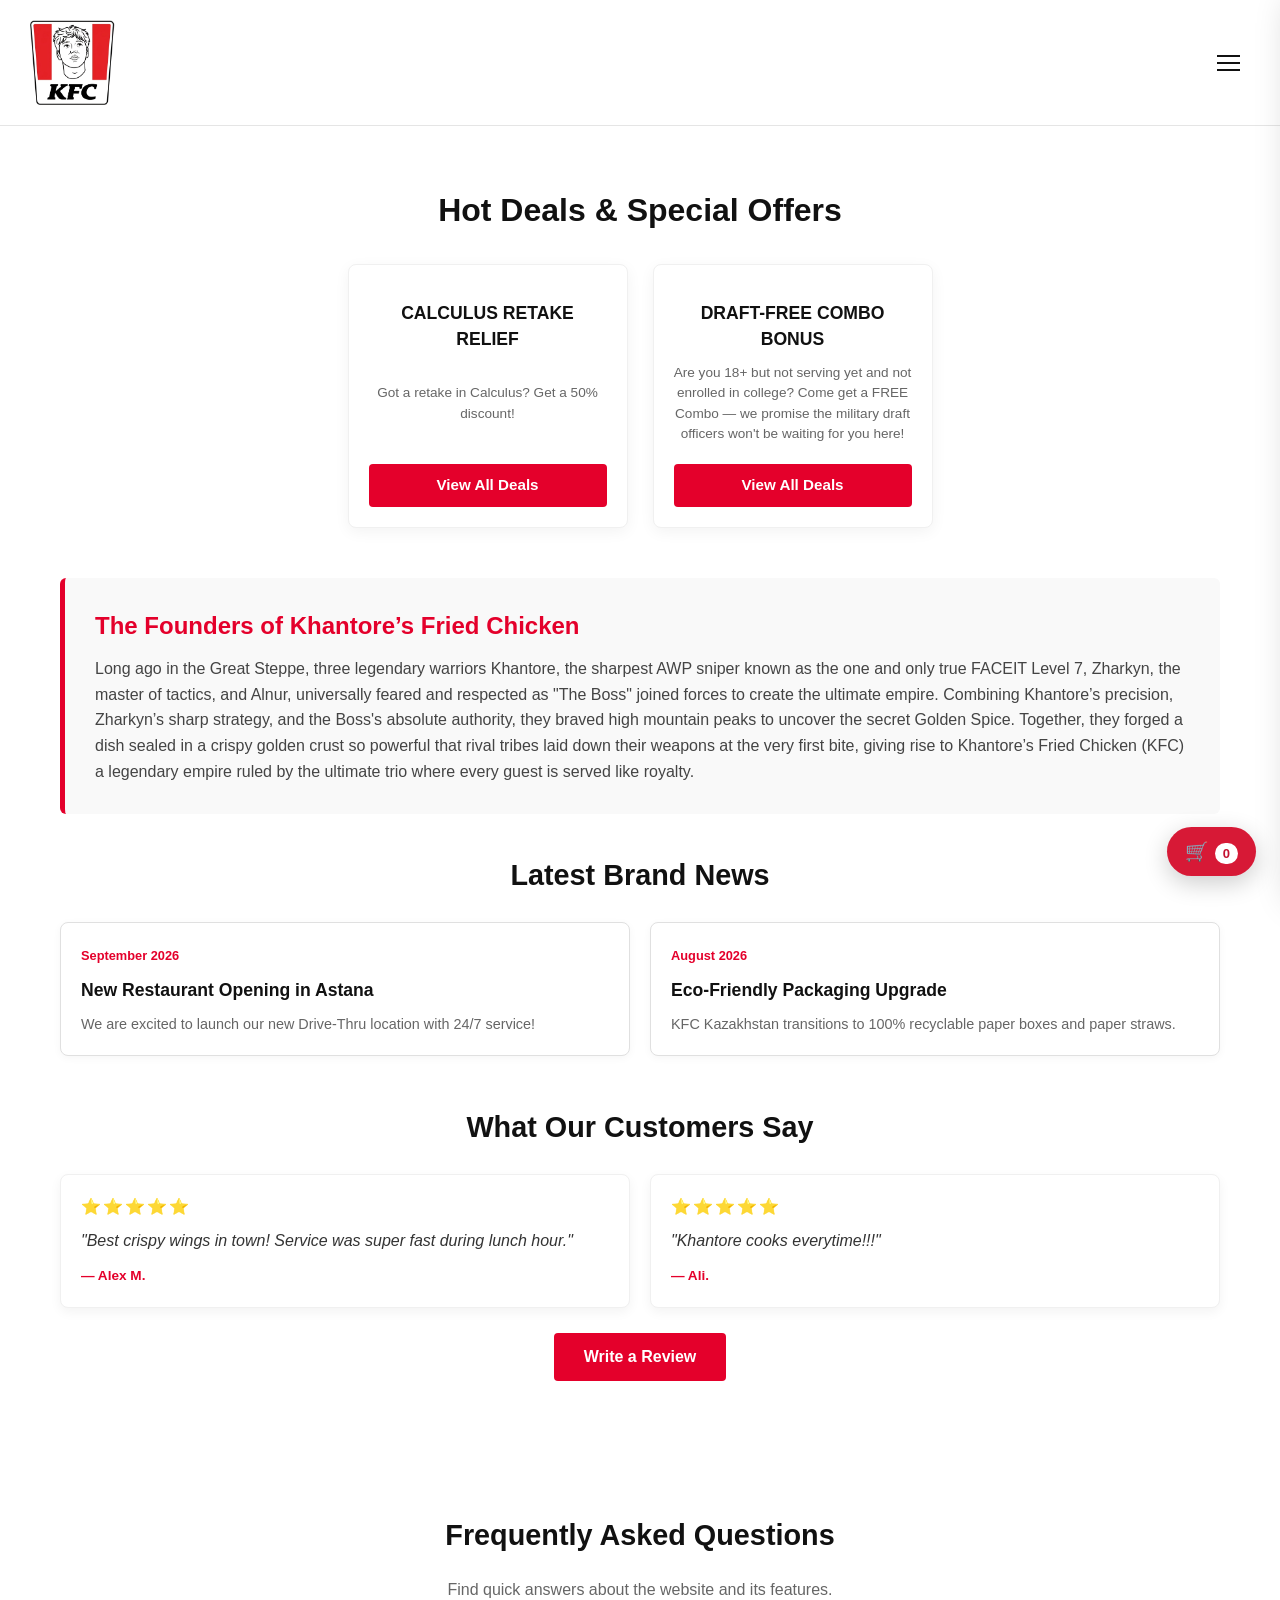
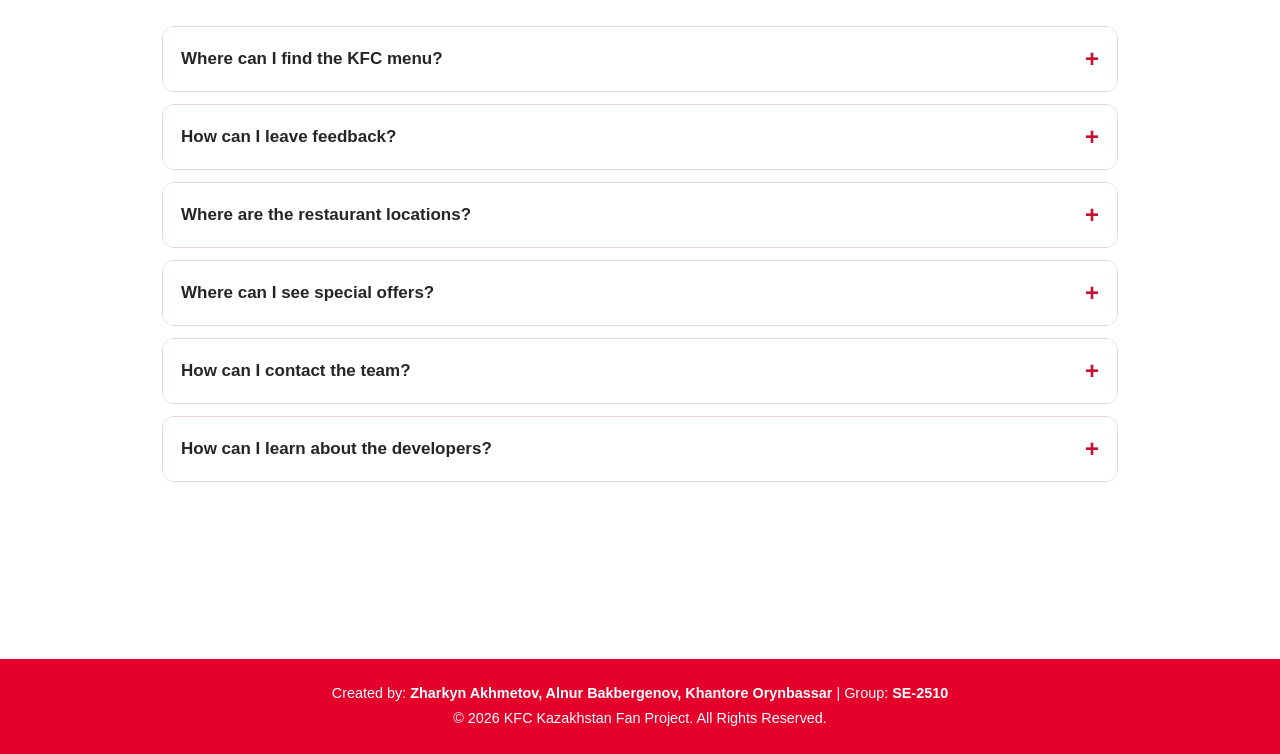
<file: index.html>
<!DOCTYPE html>

<html lang="en">
<head>
<!-- Project: KFC Kazakhstan Fan Project | Group: SE-2510 | Page: Main Page (index.html) -->
<meta charset="utf-8"/>
<meta content="width=device-width, initial-scale=1.0" name="viewport"/>
<title>KFC Kazakhstan — Main Menu</title>
<link href="css/style.css?v=faq-motion-1" rel="stylesheet"/>
<script src="js/theme.js"></script>
</head>
<body>
<header id="main-header">
<div class="header-container">
<a class="logo" href="index.html">
<img alt="KFC Logo" class="logo-img" src="images/logo.jpg"/>
</a>
<nav class="nav-menu">
<ul>
<li><a class="nav-btn active" href="index.html">Main Menu</a></li>
<li><a class="nav-btn" href="menu.html">Food Menu</a></li>
<li><a class="nav-btn" href="promos.html">Special Offers</a></li>
<li><a class="nav-btn" href="about.html">Our Team</a></li>
<li><a class="nav-btn" href="schedule.html">Location &amp; Schedule</a></li>
<li><a class="nav-btn" href="contacts.html">Reviews &amp; Feedback</a></li>
<li><a class="nav-btn" href="gallery.html">Gallery</a></li>
</ul>
</nav>
<a class="header-account-link" href="login.html">Account</a>
<button class="header-theme-toggle" type="button" aria-label="Switch to dark mode" aria-pressed="false" title="Switch theme"><span aria-hidden="true">☾</span></button>
<button class="site-menu-toggle" type="button" aria-label="Open menu" aria-controls="site-drawer" aria-expanded="false"><span></span><span></span><span></span></button>
</div>
</header>
<div class="site-drawer-backdrop" hidden></div><aside class="site-drawer" id="site-drawer" aria-label="Site menu" aria-hidden="true" inert><div class="site-drawer-head"><strong>Menu</strong><button class="site-drawer-close" type="button" aria-label="Close menu">×</button></div><nav class="site-drawer-nav" aria-label="Page navigation"></nav><div class="site-drawer-tools"><a class="drawer-account-link" href="login.html">Account</a><button class="theme-toggle" type="button" aria-label="Switch to dark mode" aria-pressed="false">Dark mode</button><button class="assignment-btn" id="subscribe-open-btn" type="button">Subscribe</button><span aria-label="Current date and time" id="live-clock" role="timer"></span></div></aside>
<main class="main-content">
<div class="container">
<!-- Section 1: Promotions and Special Offers -->
<section class="section-block">
<h1 class="page-title">Hot Deals &amp; Special Offers</h1>
<div class="promo-grid">
<div class="promo-card">
<div class="card-title">Calculus Retake Relief</div>
<p class="card-desc">Got a retake in Calculus? Get a 50% discount!</p>
<a class="btn-red" href="promos.html">View All Deals</a>
</div>
<div class="promo-card">
<div class="card-title">Draft-Free Combo Bonus</div>
<p class="card-desc">Are you 18+ but not serving yet and not enrolled in college? Come get a FREE Combo — we promise the military draft officers won't be waiting for you here!</p>
<a class="btn-red" href="promos.html">View All Deals</a>
</div>
</div>
</section>
<!-- Section 2: Brand Story and Founders -->
<section class="story-card">
<h2>The Founders of Khantore’s Fried Chicken</h2>
<p>Long ago in the Great Steppe, three legendary warriors Khantore, the sharpest AWP sniper known as the one and only true FACEIT Level 7, Zharkyn, the master of tactics, and Alnur, universally feared and respected as "The Boss" joined forces to create the ultimate empire. Combining Khantore’s precision, Zharkyn’s sharp strategy, and the Boss's absolute authority, they braved high mountain peaks to uncover the secret Golden Spice. Together, they forged a dish sealed in a crispy golden crust so powerful that rival tribes laid down their weapons at the very first bite, giving rise to Khantore’s Fried Chicken (KFC) a legendary empire ruled by the ultimate trio where every guest is served like royalty.</p>
</section>
<!-- Section 3: Latest News Updates -->
<section class="section-block">
<h2 class="section-subtitle">Latest Brand News</h2>
<div class="news-grid">
<div class="news-card kfc-smooth-hover">
<span class="news-date">September 2026</span>
<h3>New Restaurant Opening in Astana</h3>
<p>We are excited to launch our new Drive-Thru location with 24/7 service!</p>
</div>
<div class="news-card kfc-smooth-hover">
<span class="news-date">August 2026</span>
<h3>Eco-Friendly Packaging Upgrade</h3>
<p>KFC Kazakhstan transitions to 100% recyclable paper boxes and paper straws.</p>
</div>
</div>
</section>
<!-- Section 4: Customer Testimonials -->
<section class="section-block">
<h2 class="section-subtitle">What Our Customers Say</h2>
<div class="reviews-grid">
<div class="review-card kfc-smooth-hover">
<div class="stars">⭐⭐⭐⭐⭐</div>
<p class="review-text">"Best crispy wings in town! Service was super fast during lunch hour."</p>
<span class="review-author">— Alex M.</span>
</div>
<div class="review-card kfc-smooth-hover">
<div class="stars">⭐⭐⭐⭐⭐</div>
<p class="review-text">"Khantore cooks everytime!!!"</p>
<span class="review-author">— Ali.</span>
</div>
</div>
<div class="cta-center">
<a class="btn-red btn-large" href="contacts.html">Write a Review</a>
</div>
</section>
</div>
<section class="section-block assignment-panel" id="faq"><h2 class="section-subtitle">Frequently Asked Questions</h2><p class="faq-intro">Find quick answers about the website and its features.</p><div class="faq-item"><button aria-controls="faq-answer-0" aria-expanded="false" class="faq-question" type="button">Where can I find the KFC menu?<span aria-hidden="true">+</span></button><div class="faq-answer" id="faq-answer-0"><div>Visit our <a href="menu.html">Food Menu</a> page to explore the available dishes.</div></div></div><div class="faq-item"><button aria-controls="faq-answer-1" aria-expanded="false" class="faq-question" type="button">How can I leave feedback?<span aria-hidden="true">+</span></button><div class="faq-answer" id="faq-answer-1"><div>Open <a href="contacts.html">Reviews &amp; Feedback</a> to submit a review.</div></div></div><div class="faq-item"><button aria-controls="faq-answer-2" aria-expanded="false" class="faq-question" type="button">Where are the restaurant locations?<span aria-hidden="true">+</span></button><div class="faq-answer" id="faq-answer-2"><div>Check our <a href="schedule.html">Location &amp; Schedule</a> page.</div></div></div><div class="faq-item"><button aria-controls="faq-answer-3" aria-expanded="false" class="faq-question" type="button">Where can I see special offers?<span aria-hidden="true">+</span></button><div class="faq-answer" id="faq-answer-3"><div>Browse the <a href="promos.html">Special Offers</a> page.</div></div></div><div class="faq-item"><button aria-controls="faq-answer-4" aria-expanded="false" class="faq-question" type="button">How can I contact the team?<span aria-hidden="true">+</span></button><div class="faq-answer" id="faq-answer-4"><div>Use the form on our <a href="contacts.html">Reviews &amp; Feedback</a> page.</div></div></div><div class="faq-item"><button aria-controls="faq-answer-5" aria-expanded="false" class="faq-question" type="button">How can I learn about the developers?<span aria-hidden="true">+</span></button><div class="faq-answer" id="faq-answer-5"><div>Visit <a href="about.html">Our Team</a> and click a developer card to see their profile.</div></div></div></section>
</main>
<div aria-hidden="true" class="assignment-modal" id="subscribe-modal"><div aria-labelledby="subscribe-title" aria-modal="true" class="assignment-modal-dialog" role="dialog"><button aria-label="Close" class="assignment-modal-close" id="subscribe-close-btn" type="button">×</button><h2 id="subscribe-title">Subscribe to KFC Updates</h2><form id="subscribe-form" novalidate=""><label for="subscriber-name">Name</label><input autocomplete="name" id="subscriber-name" type="text"/><label for="subscriber-email">Email</label><input autocomplete="email" id="subscriber-email" type="text"/><p class="assignment-error" id="subscribe-error" role="alert"></p><button class="assignment-btn" type="submit">Subscribe</button><p id="subscribe-success" role="status"></p></form></div></div>
<footer>
<div class="footer-container">
<p>Created by: <span>Zharkyn Akhmetov, Alnur Bakbergenov, Khantore Orynbassar</span> | Group: <span>SE-2510</span></p>
<p>© 2026 KFC Kazakhstan Fan Project. All Rights Reserved.</p>
</div>
</footer>
<script src="js/cart.js"></script>
<script src="js/validation.js"></script>
<script src="js/script.js?v=faq-motion-1"></script>
<script src="js/site-menu.js"></script>
<script src="js/account.js"></script>
</body>
</html>
</file>
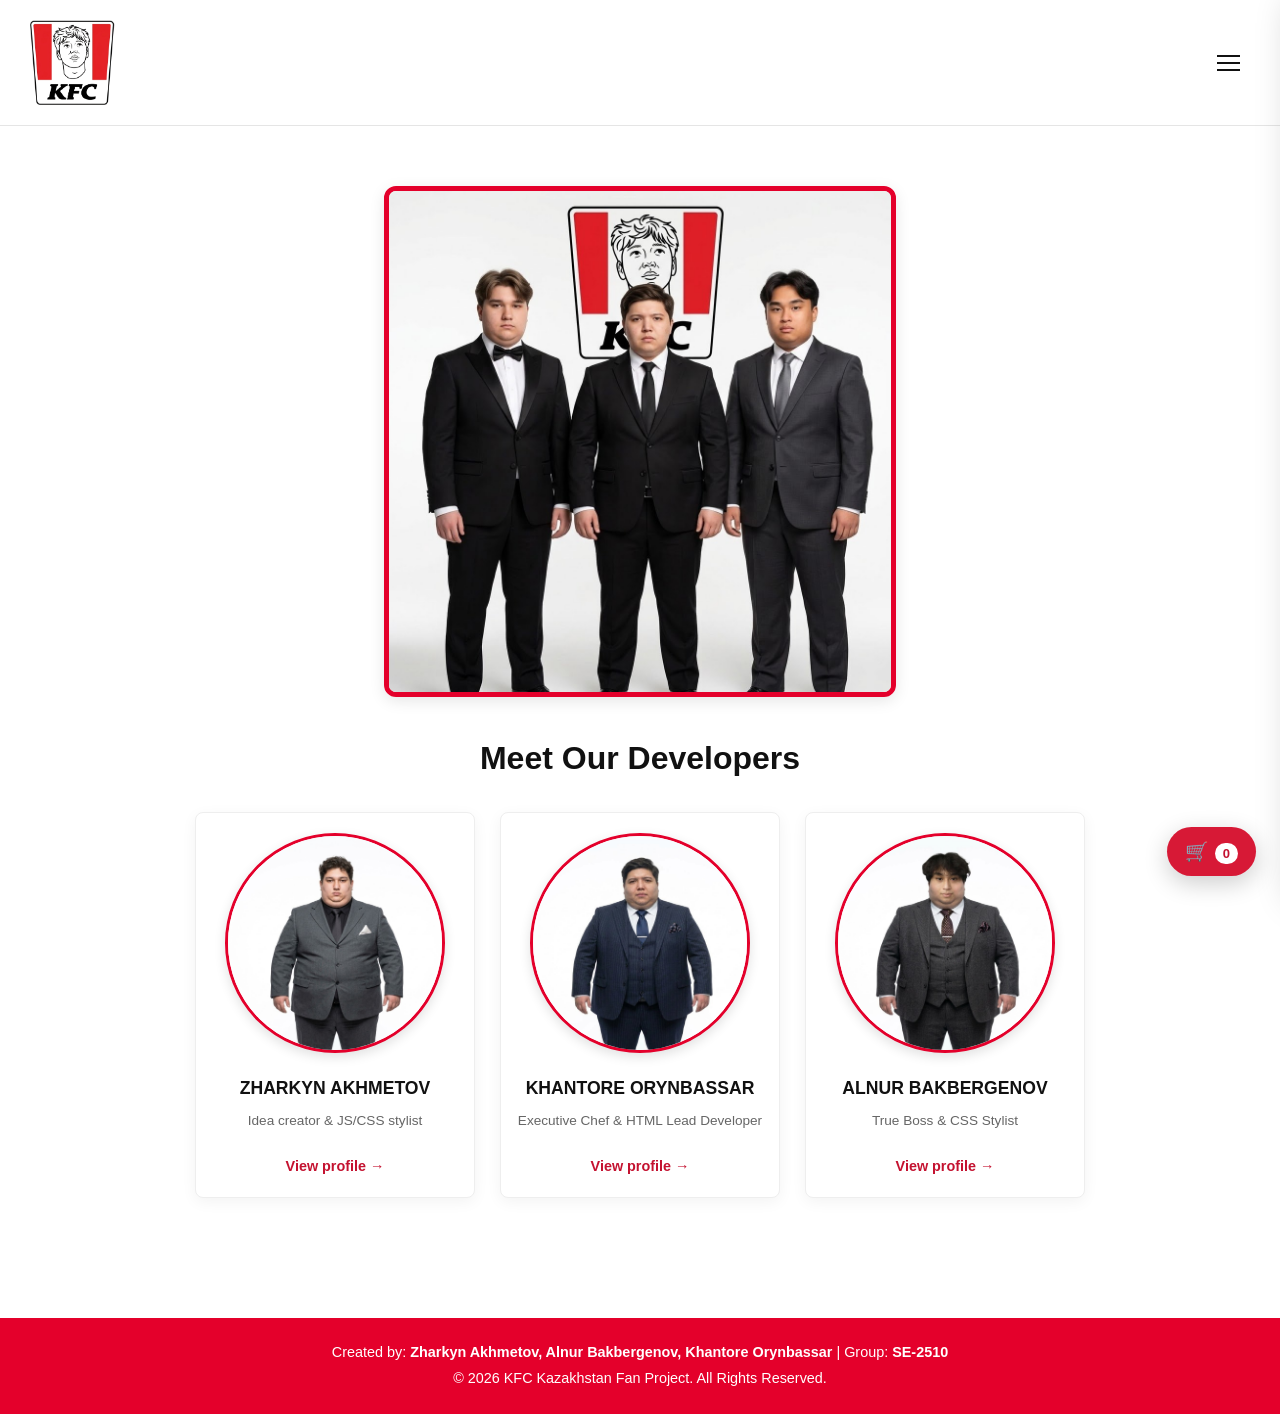
<file: about.html>
<!DOCTYPE html>

<html lang="en">
<head>
<!-- Project: KFC Kazakhstan Fan Project | Group: SE-2510 | Page: Our Team Page (about.html) -->
<meta charset="utf-8"/>
<meta content="width=device-width, initial-scale=1.0" name="viewport"/>
<title>KFC Kazakhstan — Our Team</title>
<link href="css/style.css?v=promo-hover-unified-3" rel="stylesheet"/>
<script src="js/theme.js"></script>
</head>
<body>
<header id="main-header">
<div class="header-container">
<a class="logo" href="index.html">
<!-- Placeholder for the main KFC Logo image -->
<img alt="KFC Logo" class="logo-img" src="images/logo.jpg"/>
</a>
<nav class="nav-menu">
<ul>
<li><a class="nav-btn" href="index.html">Main Menu</a></li>
<li><a class="nav-btn" href="menu.html">Food Menu</a></li>
<li><a class="nav-btn" href="promos.html">Special Offers</a></li>
<li><a class="nav-btn active" href="about.html">Our Team</a></li>
<li><a class="nav-btn" href="schedule.html">Location &amp; Schedule</a></li>
<li><a class="nav-btn" href="contacts.html">Reviews &amp; Feedback</a></li>
<li><a class="nav-btn" href="gallery.html">Gallery</a></li>
</ul>
</nav>
<a class="header-account-link" href="login.html">Account</a>
<button class="header-theme-toggle" type="button" aria-label="Switch to dark mode" aria-pressed="false" title="Switch theme"><span aria-hidden="true">☾</span></button>
<button class="site-menu-toggle" type="button" aria-label="Open menu" aria-controls="site-drawer" aria-expanded="false"><span></span><span></span><span></span></button>
</div>
</header>
<div class="site-drawer-backdrop" hidden></div><aside class="site-drawer" id="site-drawer" aria-label="Site menu" aria-hidden="true" inert><div class="site-drawer-head"><strong>Menu</strong><button class="site-drawer-close" type="button" aria-label="Close menu">×</button></div><nav class="site-drawer-nav" aria-label="Page navigation"></nav><div class="site-drawer-tools"><a class="drawer-account-link" href="login.html">Account</a><button class="theme-toggle" type="button" aria-label="Switch to dark mode" aria-pressed="false">Dark mode</button><button class="assignment-btn" id="subscribe-open-btn" type="button">Subscribe</button><span aria-label="Current date and time" id="live-clock" role="timer"></span></div></aside>
<main class="main-content">
<div class="container">
<!-- Placeholder for the full team banner image -->
<div class="team-banner-container">
<img alt="KFC Bosses Team" class="team-banner-img" src="images/kfcbosses.jpg"/>
</div>
<h1 class="page-title">Meet Our Developers</h1>
<div class="promo-grid">
<!-- Team Member 1 -->
<button aria-label="Read more about Zharkyn Akhmetov" class="promo-card team-card team-profile-trigger kfc-smooth-hover" data-description="Just fat man." data-image="images/Zharkyn.jpg" data-name="Zharkyn Akhmetov" data-role="Idea Creator &amp; JS/CSS Stylist" data-tags="Creative Director,JavaScript,CSS" type="button">
<div class="avatar-container">
<!-- Developer avatar image: Zharkyn -->
<img alt="Zharkyn Akhmetov" class="avatar-img" src="images/Zharkyn.jpg"/>
</div>
<div class="card-title">Zharkyn Akhmetov</div>
<p class="card-desc">Idea creator &amp; JS/CSS stylist</p><span class="team-view-more">View profile →</span>
</button>
<!-- Team Member 2 -->
<button aria-label="Read more about Khantore Orynbassar" class="promo-card team-card team-profile-trigger kfc-smooth-hover" data-description="The founder of our legendary KFC empire. The man who started it all, built the foundation of the brand, and brought the team together. Every great empire needs a visionary, and ours has Khantore." data-image="images/toresh.jpg" data-name="Khantore Orynbassar" data-role="Founder &amp; Executive Chef" data-tags="Founder,Executive Chef,HTML" type="button">
<div class="avatar-container">
<!-- Developer avatar image: Khantore -->
<img alt="Khantore Orynbassar" class="avatar-img" src="images/toresh.jpg"/>
</div>
<div class="card-title">Khantore Orynbassar</div>
<p class="card-desc">Executive Chef &amp; HTML Lead Developer</p><span class="team-view-more">View profile →</span>
</button>
<!-- Team Member 3 -->
<button aria-label="Read more about Alnur Bakbergenov" class="promo-card team-card team-profile-trigger kfc-smooth-hover" data-description="The ultimate authority behind the operation. When Alnur speaks, the whole kitchen listens. He keeps the empire under control and makes sure everything meets his standards." data-image="images/alnur.jpg" data-name="Alnur Bakbergenov" data-role="The Boss &amp; CSS Stylist" data-tags="The Boss,Leadership,CSS" type="button">
<div class="avatar-container">
<!-- Developer avatar image: Alnur -->
<img alt="Alnur Bakbergenov" class="avatar-img" src="images/alnur.jpg"/>
</div>
<div class="card-title">Alnur Bakbergenov</div>
<p class="card-desc">True Boss &amp; CSS Stylist</p><span class="team-view-more">View profile →</span>
</button>
</div>
</div>
</main>
<div aria-hidden="true" class="assignment-modal" id="subscribe-modal"><div aria-labelledby="subscribe-title" aria-modal="true" class="assignment-modal-dialog" role="dialog"><button aria-label="Close" class="assignment-modal-close" id="subscribe-close-btn" type="button">×</button><h2 id="subscribe-title">Subscribe to KFC Updates</h2><form id="subscribe-form" novalidate=""><label for="subscriber-name">Name</label><input autocomplete="name" id="subscriber-name" type="text"/><label for="subscriber-email">Email</label><input autocomplete="email" id="subscriber-email" type="text"/><p class="assignment-error" id="subscribe-error" role="alert"></p><button class="assignment-btn" type="submit">Subscribe</button><p id="subscribe-success" role="status"></p></form></div></div>
<div aria-hidden="true" class="assignment-modal" id="team-modal"><div aria-labelledby="team-modal-name" aria-modal="true" class="assignment-modal-dialog team-dialog" role="dialog"><button aria-label="Close profile" class="assignment-modal-close" id="team-modal-close" type="button">×</button><div class="team-profile-layout"><div class="team-photo-square"><img alt="" class="team-modal-image" id="team-modal-image"/></div><div class="team-profile-copy"><span class="team-eyebrow">KFC TEAM PROFILE</span><h2 id="team-modal-name"></h2><p class="team-modal-role" id="team-modal-role"></p><div class="team-red-line"></div><p id="team-modal-description"></p><div class="team-tags" id="team-modal-tags"></div></div></div></div></div>
<footer>
<div class="footer-container">
<p>Created by: <span>Zharkyn Akhmetov, Alnur Bakbergenov, Khantore Orynbassar</span> | Group: <span>SE-2510</span></p>
<p>© 2026 KFC Kazakhstan Fan Project. All Rights Reserved.</p>
</div>
</footer>
<script src="js/cart.js"></script>
<script src="js/validation.js"></script>
<script src="js/script.js"></script>
<script src="js/site-menu.js"></script>
<script src="js/account.js"></script>
</body>
</html>
</file>
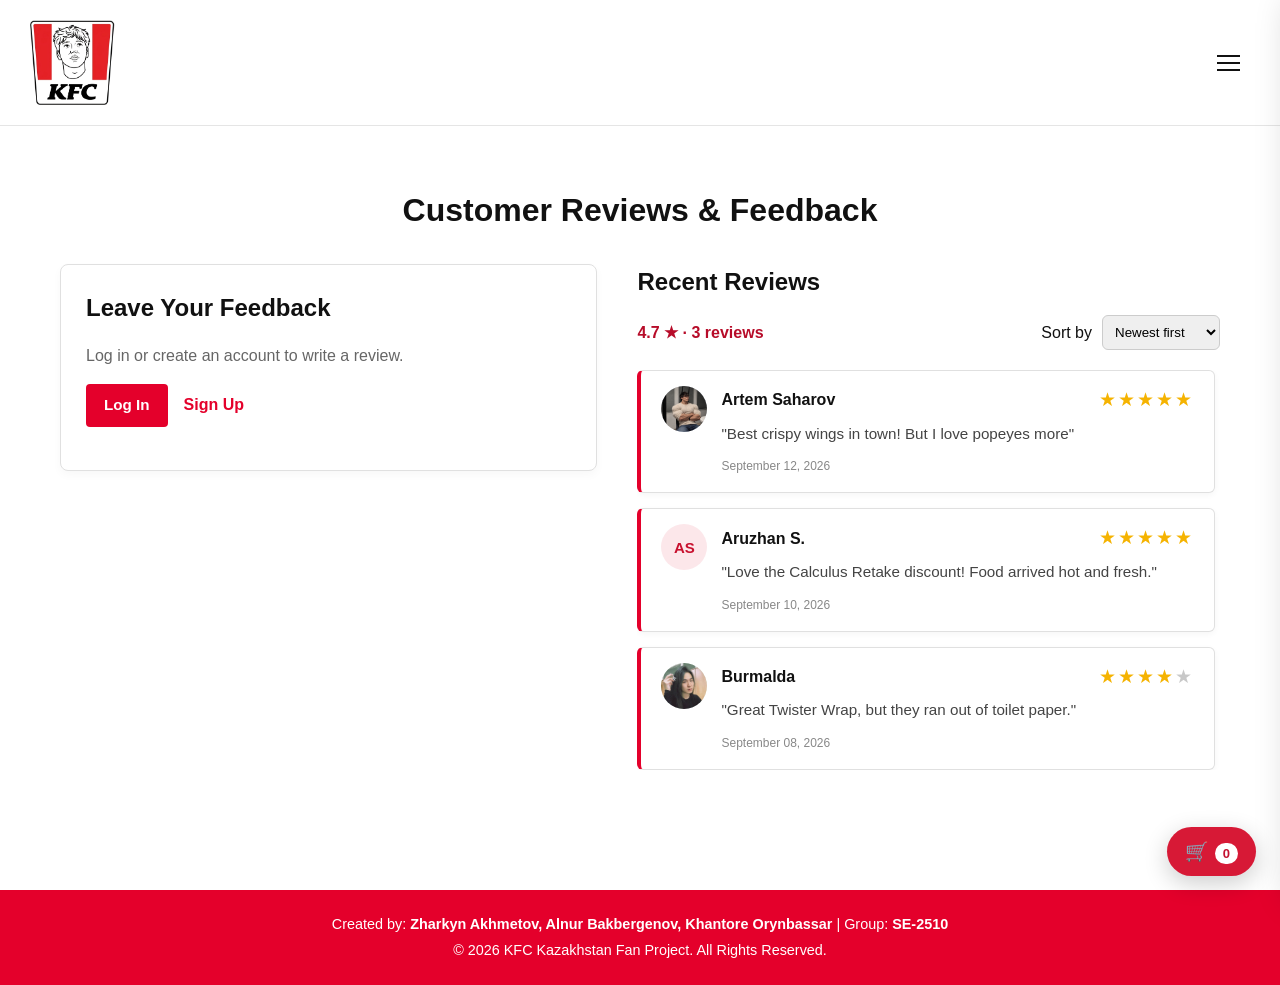
<file: contacts.html>
<!DOCTYPE html>

<html lang="en">
<head>
<!-- Project: KFC Kazakhstan Fan Project | Group: SE-2510 | Page: Reviews & Feedback Page (contacts.html) -->
<meta charset="utf-8"/>
<meta content="width=device-width, initial-scale=1.0" name="viewport"/>
<title>KFC Kazakhstan — Reviews &amp; Feedback</title>
<link href="css/style.css?v=reviews-overflow-1" rel="stylesheet"/>
<script src="js/theme.js"></script>
</head>
<body>
<header id="main-header">
<div class="header-container">
<a class="logo" href="index.html">
<img alt="KFC Logo" class="logo-img" src="images/logo.jpg"/>
</a>
<nav class="nav-menu">
<ul>
<li><a class="nav-btn" href="index.html">Main Menu</a></li>
<li><a class="nav-btn" href="menu.html">Food Menu</a></li>
<li><a class="nav-btn" href="promos.html">Special Offers</a></li>
<li><a class="nav-btn" href="about.html">Our Team</a></li>
<li><a class="nav-btn" href="schedule.html">Location &amp; Schedule</a></li>
<li><a class="nav-btn active" href="contacts.html">Reviews &amp; Feedback</a></li>
<li><a class="nav-btn" href="gallery.html">Gallery</a></li>
</ul>
</nav>
<a class="header-account-link" href="login.html">Account</a>
<button class="header-theme-toggle" type="button" aria-label="Switch to dark mode" aria-pressed="false" title="Switch theme"><span aria-hidden="true">☾</span></button>
<button class="site-menu-toggle" type="button" aria-label="Open menu" aria-controls="site-drawer" aria-expanded="false"><span></span><span></span><span></span></button>
</div>
</header>
<div class="site-drawer-backdrop" hidden></div><aside class="site-drawer" id="site-drawer" aria-label="Site menu" aria-hidden="true" inert><div class="site-drawer-head"><strong>Menu</strong><button class="site-drawer-close" type="button" aria-label="Close menu">×</button></div><nav class="site-drawer-nav" aria-label="Page navigation"></nav><div class="site-drawer-tools"><a class="drawer-account-link" href="login.html">Account</a><button class="theme-toggle" type="button" aria-label="Switch to dark mode" aria-pressed="false">Dark mode</button><button class="assignment-btn" id="subscribe-open-btn" type="button">Subscribe</button><span aria-label="Current date and time" id="live-clock" role="timer"></span></div></aside>
<main class="main-content">
<div class="container">
<h1 class="page-title">Customer Reviews &amp; Feedback</h1>
<div class="reviews-page-grid">
<!-- Section 1: Review Submission Form -->
<div class="review-form-container">
<h2>Leave Your Feedback</h2>
<div class="review-login-prompt" id="review-login-prompt" hidden><p>Log in or create an account to write a review.</p><div><a class="btn-red" href="login.html?next=contacts.html">Log In</a><a class="review-signup-link" href="signup.html?next=contacts.html">Sign Up</a></div></div>
<form id="contact-form" novalidate hidden>
<div class="form-group">
<label for="author-name">Your Name:</label>
<input id="author-name" placeholder="e.g. Alikhan" type="text" readonly/>
</div>
<div class="form-group">
<label for="author-email">Your Email:</label>
<input id="author-email" placeholder="e.g. alikhan@example.com" type="text" readonly/>
</div>
<div class="form-group">
<label for="rating-select">Rating:</label>
<select class="rating-hidden-select" id="rating-select">
<option value="⭐⭐⭐⭐⭐">5 Stars (Excellent)</option>
<option value="⭐⭐⭐⭐">4 Stars (Good)</option>
<option value="⭐⭐⭐">3 Stars (Average)</option>
<option value="⭐⭐">2 Stars (Poor)</option>
<option value="⭐">1 Star (Terrible)</option>
</select><div aria-label="Choose star rating" class="star-picker" role="group"><button aria-label="1 star" data-rating="1" type="button">★</button><button aria-label="2 stars" data-rating="2" type="button">★</button><button aria-label="3 stars" data-rating="3" type="button">★</button><button aria-label="4 stars" data-rating="4" type="button">★</button><button aria-label="5 stars" data-rating="5" type="button">★</button></div>
</div>
<div class="form-group">
<label for="review-message">Your Review:</label>
<textarea id="review-message" placeholder="Share your experience about food or service..." rows="5"></textarea>
</div>
<p class="assignment-error" id="review-validation-message" role="alert"></p>
<button class="btn-submit" type="submit">Submit Review</button>
</form>
</div>
<!-- Section 2: Recent Reviews List -->
<div class="reviews-list-container">
<h2>Recent Reviews</h2><div class="review-controls"><span aria-live="polite" id="review-summary"></span><label for="review-sort">Sort by</label><select id="review-sort"><option value="newest">Newest first</option><option value="highest">Highest rated</option><option value="lowest">Lowest rated</option></select></div>
<div class="reviews-feed" id="reviews-feed">
<!-- Rendered feedback items -->
<div class="feed-item kfc-smooth-hover">
<div class="feed-header">
<span class="feed-author">Artem Saharov</span>
<span class="feed-stars">⭐⭐⭐⭐⭐</span>
</div>
<p class="feed-text">"Best crispy wings in town! But I love popeyes more"</p>
<span class="feed-date">September 12, 2026</span>
</div>
<div class="feed-item kfc-smooth-hover">
<div class="feed-header">
<span class="feed-author">Aruzhan S.</span>
<span class="feed-stars">⭐⭐⭐⭐⭐</span>
</div>
<p class="feed-text">"Love the Calculus Retake discount! Food arrived hot and fresh."</p>
<span class="feed-date">September 10, 2026</span>
</div>
<div class="feed-item kfc-smooth-hover">
<div class="feed-header">
<span class="feed-author">Burmalda</span>
<span class="feed-stars">⭐⭐⭐⭐</span>
</div>
<p class="feed-text">"Great Twister Wrap, but they ran out of toilet paper."</p>
<span class="feed-date">September 08, 2026</span>
</div>
</div>
</div>
</div>
</div>
</main>
<div aria-hidden="true" class="assignment-modal" id="subscribe-modal"><div aria-labelledby="subscribe-title" aria-modal="true" class="assignment-modal-dialog" role="dialog"><button aria-label="Close" class="assignment-modal-close" id="subscribe-close-btn" type="button">×</button><h2 id="subscribe-title">Subscribe to KFC Updates</h2><form id="subscribe-form" novalidate=""><label for="subscriber-name">Name</label><input autocomplete="name" id="subscriber-name" type="text"/><label for="subscriber-email">Email</label><input autocomplete="email" id="subscriber-email" type="text"/><p class="assignment-error" id="subscribe-error" role="alert"></p><button class="assignment-btn" type="submit">Subscribe</button><p id="subscribe-success" role="status"></p></form></div></div>
<footer>
<div class="footer-container">
<p>Created by: <span>Zharkyn Akhmetov, Alnur Bakbergenov, Khantore Orynbassar</span> | Group: <span>SE-2510</span></p>
<p>© 2026 KFC Kazakhstan Fan Project. All Rights Reserved.</p>
</div>
</footer>
<script src="js/cart.js"></script>
<script src="js/validation.js"></script>
<script src="js/script.js"></script>
<script src="js/site-menu.js"></script>
<script src="js/account.js"></script>
</body>
</html>
</file>
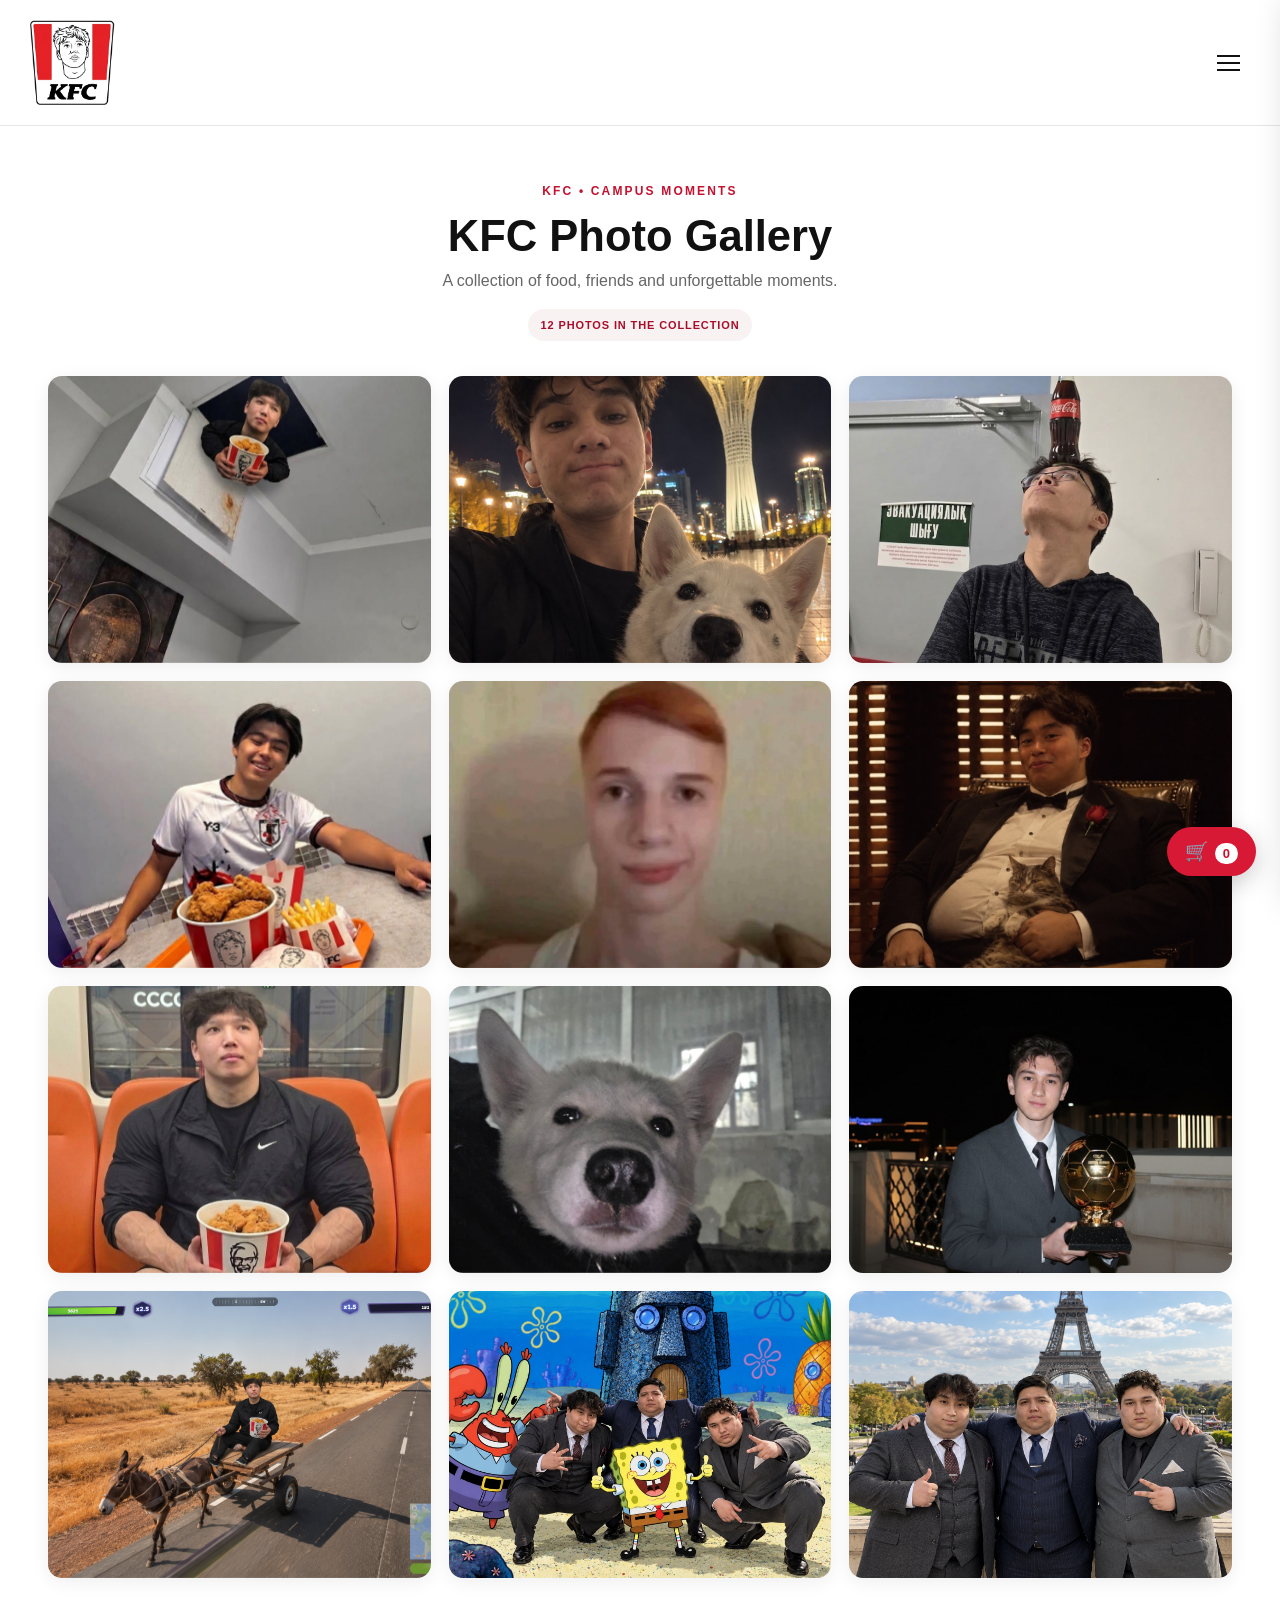
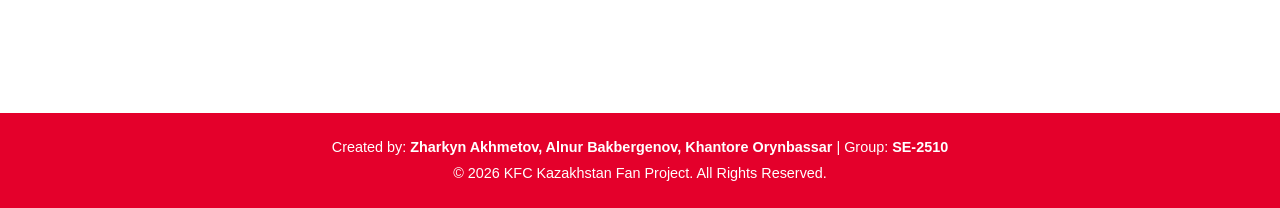
<file: gallery.html>
<!DOCTYPE html>

<html lang="en">
<head>
<!-- Project: KFC Kazakhstan Fan Project | Group: SE-2510 | Page: Brand Gallery Page (gallery.html) -->
<meta charset="utf-8"/>
<meta content="width=device-width, initial-scale=1.0" name="viewport"/>
<title>KFC Kazakhstan — Brand Gallery</title>
<link href="css/style.css?v=gallery-dark-2" rel="stylesheet"/>
<script src="js/theme.js"></script>
</head>
<body class="gallery-redesign">
<!-- Main Header Section (Grid Area: header) -->
<header id="main-header">
<div class="header-container">
<a class="logo" href="index.html">
<!-- Main KFC Logo image -->
<img alt="KFC Logo" class="logo-img" src="images/logo.jpg"/>
</a>
<nav class="nav-menu">
<ul>
<li><a class="nav-btn" href="index.html">Main Menu</a></li>
<li><a class="nav-btn" href="menu.html">Food Menu</a></li>
<li><a class="nav-btn" href="promos.html">Special Offers</a></li>
<li><a class="nav-btn" href="about.html">Our Team</a></li>
<li><a class="nav-btn" href="schedule.html">Location &amp; Schedule</a></li>
<li><a class="nav-btn" href="contacts.html">Reviews &amp; Feedback</a></li>
<li><a class="nav-btn active" href="gallery.html">Gallery</a></li>
</ul>
</nav>
<a class="header-account-link" href="login.html">Account</a>
<button class="header-theme-toggle" type="button" aria-label="Switch to dark mode" aria-pressed="false" title="Switch theme"><span aria-hidden="true">☾</span></button>
<button class="site-menu-toggle" type="button" aria-label="Open menu" aria-controls="site-drawer" aria-expanded="false"><span></span><span></span><span></span></button>
</div>
</header>
<div class="site-drawer-backdrop" hidden></div><aside class="site-drawer" id="site-drawer" aria-label="Site menu" aria-hidden="true" inert><div class="site-drawer-head"><strong>Menu</strong><button class="site-drawer-close" type="button" aria-label="Close menu">×</button></div><nav class="site-drawer-nav" aria-label="Page navigation"></nav><div class="site-drawer-tools"><a class="drawer-account-link" href="login.html">Account</a><button class="theme-toggle" type="button" aria-label="Switch to dark mode" aria-pressed="false">Dark mode</button><button class="assignment-btn" id="subscribe-open-btn" type="button">Subscribe</button><span aria-label="Current date and time" id="live-clock" role="timer"></span></div></aside>
<!-- Main Content Section (Grid Area: main) -->
<main class="grid-main-content"><section class="gallery-intro"><span class="gallery-eyebrow">KFC • CAMPUS MOMENTS</span><h1>KFC Photo Gallery</h1><p>A collection of food, friends and unforgettable moments.</p><span class="gallery-count">12 PHOTOS IN THE COLLECTION</span></section><div class="gallery-grid gallery-rebuilt"><button aria-label="View photo: Sneaky Toresh" class="gallery-item gallery-open kfc-smooth-hover" type="button"><img alt="Sneaky Toresh" decoding="async" loading="eager" src="images/sneaky.jpg"/><span class="gallery-caption">Sneaky Toresh</span><span aria-hidden="true" class="gallery-zoom-icon">↗</span></button><button aria-label="View photo: Baiterek" class="gallery-item gallery-open kfc-smooth-hover" type="button"><img alt="Baiterek" decoding="async" loading="eager" src="images/baiterek.jpg"/><span class="gallery-caption">Baiterek</span><span aria-hidden="true" class="gallery-zoom-icon">↗</span></button><button aria-label="View photo: Cola Challenge" class="gallery-item gallery-open kfc-smooth-hover" type="button"><img alt="Cola Challenge" decoding="async" loading="eager" src="images/alka.jpg"/><span class="gallery-caption">Cola Challenge</span><span aria-hidden="true" class="gallery-zoom-icon">↗</span></button><button aria-label="View photo: Friends Bucket" class="gallery-item gallery-open kfc-smooth-hover" type="button"><img alt="Friends Bucket" decoding="async" loading="lazy" src="images/ali.jpg"/><span class="gallery-caption">Friends Bucket</span><span aria-hidden="true" class="gallery-zoom-icon">↗</span></button><button aria-label="View photo: Max" class="gallery-item gallery-open kfc-smooth-hover" type="button"><img alt="Portrait of Max" decoding="async" loading="lazy" src="images/max.jpg"/><span class="gallery-caption">Max</span><span aria-hidden="true" class="gallery-zoom-icon">↗</span></button><button aria-label="Boss" class="gallery-item gallery-open kfc-smooth-hover" type="button"><img alt="Boss" decoding="async" loading="lazy" src="images/boss.jpg"/><span class="gallery-caption">Boss</span><span aria-hidden="true" class="gallery-zoom-icon">↗</span></button><button aria-label="View photo: Not Fake" class="gallery-item gallery-open kfc-smooth-hover" type="button"><img alt="Not Fake" decoding="async" loading="lazy" src="images/ka4ok.jpg"/><span class="gallery-caption">Not Fake</span><span aria-hidden="true" class="gallery-zoom-icon">↗</span></button><button aria-label="View photo: Executive Chef" class="gallery-item gallery-open kfc-smooth-hover" type="button"><img alt="Executive Chef" decoding="async" loading="lazy" src="images/dog.jpg"/><span class="gallery-caption">Executive Chef</span><span aria-hidden="true" class="gallery-zoom-icon">↗</span></button><button aria-label="View photo: Golden Ball" class="gallery-item gallery-open kfc-smooth-hover" type="button"><img alt="Golden Ball" decoding="async" loading="lazy" src="images/golden.jpg"/><span class="gallery-caption">Golden Ball</span><span aria-hidden="true" class="gallery-zoom-icon">↗</span></button><button aria-label="View photo: Osel" class="gallery-item gallery-open kfc-smooth-hover" type="button"><img alt="Osel" decoding="async" loading="lazy" src="images/osel.png"/><span class="gallery-caption">Osel</span><span aria-hidden="true" class="gallery-zoom-icon">↗</span></button><button aria-label="View photo: Bikini-Bottom" class="gallery-item gallery-open kfc-smooth-hover" type="button"><img alt="Bikini-Bottom" decoding="async" loading="lazy" src="images/gubka.jpg"/><span class="gallery-caption">Bikini-Bottom</span><span aria-hidden="true" class="gallery-zoom-icon">↗</span></button><button aria-label="View photo: Paris" class="gallery-item gallery-open kfc-smooth-hover" type="button"><img alt="Zinger Burger" decoding="async" loading="lazy" src="images/paris.png"/><span class="gallery-caption">Paris</span><span aria-hidden="true" class="gallery-zoom-icon">↗</span></button></div></main><div aria-hidden="true" class="assignment-modal" id="gallery-lightbox"><div aria-label="Photo viewer" aria-modal="true" class="gallery-lightbox-dialog" role="dialog"><button aria-label="Close photo" class="gallery-close" type="button">×</button><div class="gallery-photo-stage"><button aria-label="Previous photo" class="gallery-side gallery-side-prev" id="gallery-prev" type="button"><span aria-hidden="true">‹</span></button><img alt="" id="gallery-lightbox-image"/><button aria-label="Next photo" class="gallery-side gallery-side-next" id="gallery-next" type="button"><span aria-hidden="true">›</span></button></div><div class="gallery-lightbox-bottom"><span id="gallery-lightbox-caption"></span><span aria-live="polite" id="gallery-lightbox-count"></span></div></div></div>
<!-- Footer Section (Grid Area: footer) -->
<div aria-hidden="true" class="assignment-modal" id="subscribe-modal"><div aria-labelledby="subscribe-title" aria-modal="true" class="assignment-modal-dialog" role="dialog"><button aria-label="Close" class="assignment-modal-close" id="subscribe-close-btn" type="button">×</button><h2 id="subscribe-title">Subscribe to KFC Updates</h2><form id="subscribe-form" novalidate=""><label for="subscriber-name">Name</label><input autocomplete="name" id="subscriber-name" type="text"/><label for="subscriber-email">Email</label><input autocomplete="email" id="subscriber-email" type="text"/><p class="assignment-error" id="subscribe-error" role="alert"></p><button class="assignment-btn" type="submit">Subscribe</button><p id="subscribe-success" role="status"></p></form></div></div>
<footer>
<div class="footer-container">
<p>Created by: <span>Zharkyn Akhmetov, Alnur Bakbergenov, Khantore Orynbassar</span> | Group: <span>SE-2510</span></p>
<p>© 2026 KFC Kazakhstan Fan Project. All Rights Reserved.</p>
</div>
</footer>
<script src="js/cart.js"></script>
<script src="js/validation.js"></script>
<script src="js/script.js"></script>
<script src="js/site-menu.js"></script>
<script src="js/account.js"></script>
</body>
</html>
</file>
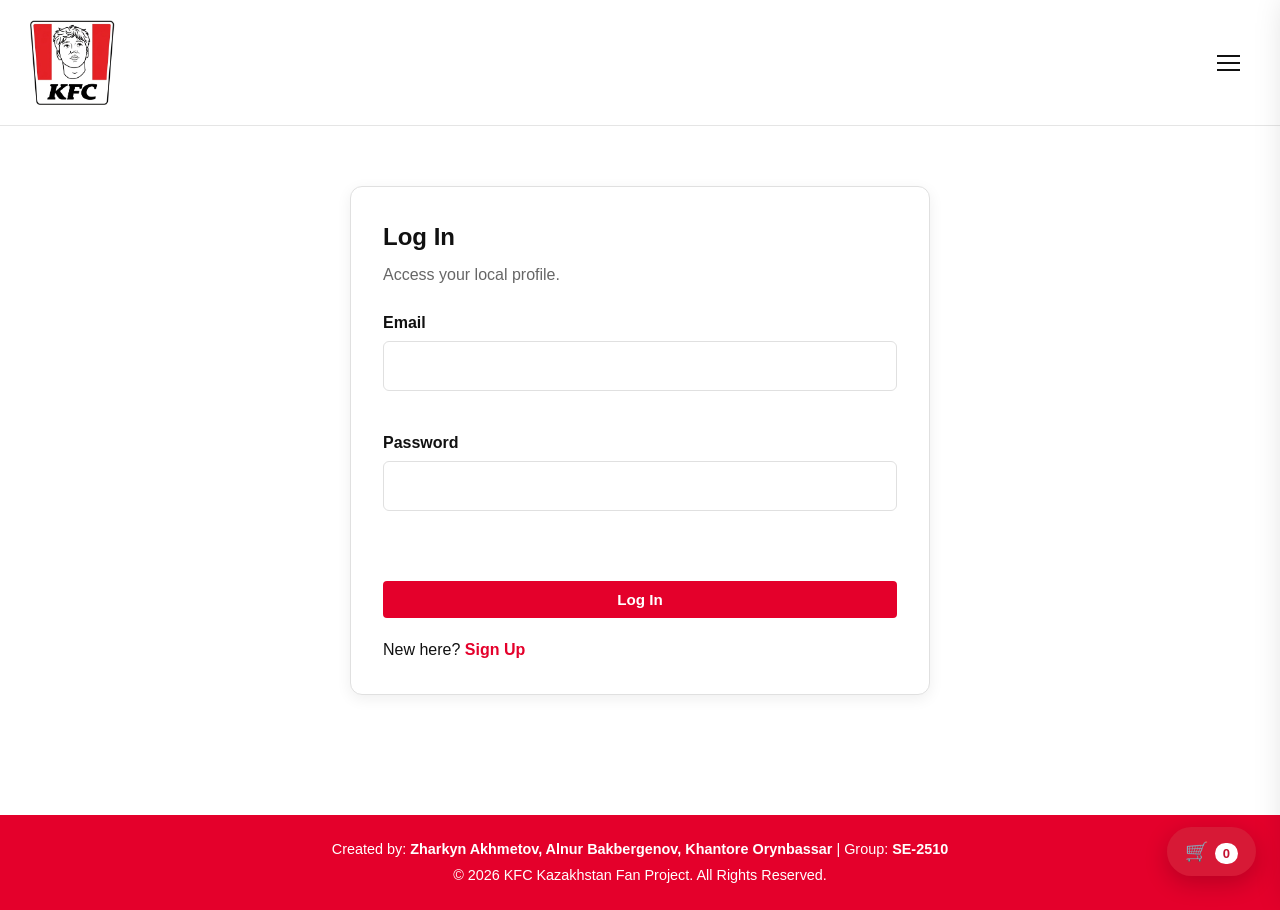
<file: login.html>
<!DOCTYPE html>
<html lang="en">
<head>
<meta charset="utf-8">
<meta name="viewport" content="width=device-width, initial-scale=1.0">
<title>Log In — KFC Kazakhstan</title>
<link rel="stylesheet" href="css/style.css">
<script src="js/theme.js"></script>
</head>
<body>
<header id="main-header">
<div class="header-container">
<a class="logo" href="index.html">
<img alt="KFC Logo" class="logo-img" src="images/logo.jpg"/>
</a>
<nav class="nav-menu">
<ul>
<li><a class="nav-btn active" href="index.html">Main Menu</a></li>
<li><a class="nav-btn" href="menu.html">Food Menu</a></li>
<li><a class="nav-btn" href="promos.html">Special Offers</a></li>
<li><a class="nav-btn" href="about.html">Our Team</a></li>
<li><a class="nav-btn" href="schedule.html">Location &amp; Schedule</a></li>
<li><a class="nav-btn" href="contacts.html">Reviews &amp; Feedback</a></li>
<li><a class="nav-btn" href="gallery.html">Gallery</a></li>
</ul>
</nav>
<a class="header-account-link" href="login.html">Account</a>
<button class="header-theme-toggle" type="button" aria-label="Switch to dark mode" aria-pressed="false" title="Switch theme"><span aria-hidden="true">☾</span></button>
<button class="site-menu-toggle" type="button" aria-label="Open menu" aria-controls="site-drawer" aria-expanded="false"><span></span><span></span><span></span></button>
</div>
</header>
<div class="site-drawer-backdrop" hidden></div><aside class="site-drawer" id="site-drawer" aria-label="Site menu" aria-hidden="true" inert><div class="site-drawer-head"><strong>Menu</strong><button class="site-drawer-close" type="button" aria-label="Close menu">×</button></div><nav class="site-drawer-nav" aria-label="Page navigation"></nav><div class="site-drawer-tools"><a class="drawer-account-link" href="login.html">Account</a><button class="theme-toggle" type="button" aria-label="Switch to dark mode" aria-pressed="false">Dark mode</button><button class="assignment-btn" id="subscribe-open-btn" type="button">Subscribe</button><span aria-label="Current date and time" id="live-clock" role="timer"></span></div></aside>
<main class="main-content account-page"><div class="container"><section class="account-card"><h1>Log In</h1><p class="account-intro">Access your local profile.</p><form id="login-form" novalidate><div class="account-field"><label for="login-email">Email</label><input id="login-email" name="login-email" type="text" autocomplete="email" aria-describedby="login-email-error"><p class="account-error" id="login-email-error"></p></div><div class="account-field"><label for="login-password">Password</label><input id="login-password" name="login-password" type="password" autocomplete="current-password" aria-describedby="login-password-error"><p class="account-error" id="login-password-error"></p></div><p class="account-status" id="login-status" role="alert"></p><button class="btn-red" type="submit">Log In</button></form><p class="account-switch">New here? <a href="signup.html">Sign Up</a></p></section></div></main>
<div aria-hidden="true" class="assignment-modal" id="subscribe-modal"><div aria-labelledby="subscribe-title" aria-modal="true" class="assignment-modal-dialog" role="dialog"><button aria-label="Close" class="assignment-modal-close" id="subscribe-close-btn" type="button">×</button><h2 id="subscribe-title">Subscribe to KFC Updates</h2><form id="subscribe-form" novalidate=""><label for="subscriber-name">Name</label><input autocomplete="name" id="subscriber-name" type="text"/><label for="subscriber-email">Email</label><input autocomplete="email" id="subscriber-email" type="text"/><p class="assignment-error" id="subscribe-error" role="alert"></p><button class="assignment-btn" type="submit">Subscribe</button><p id="subscribe-success" role="status"></p></form></div></div>
<footer>
<div class="footer-container">
<p>Created by: <span>Zharkyn Akhmetov, Alnur Bakbergenov, Khantore Orynbassar</span> | Group: <span>SE-2510</span></p>
<p>© 2026 KFC Kazakhstan Fan Project. All Rights Reserved.</p>
</div>
</footer>
<script src="js/cart.js"></script>
<script src="js/validation.js"></script>
<script src="js/script.js"></script>
<script src="js/site-menu.js"></script>
<script src="js/account.js"></script>
</body></html>
</file>
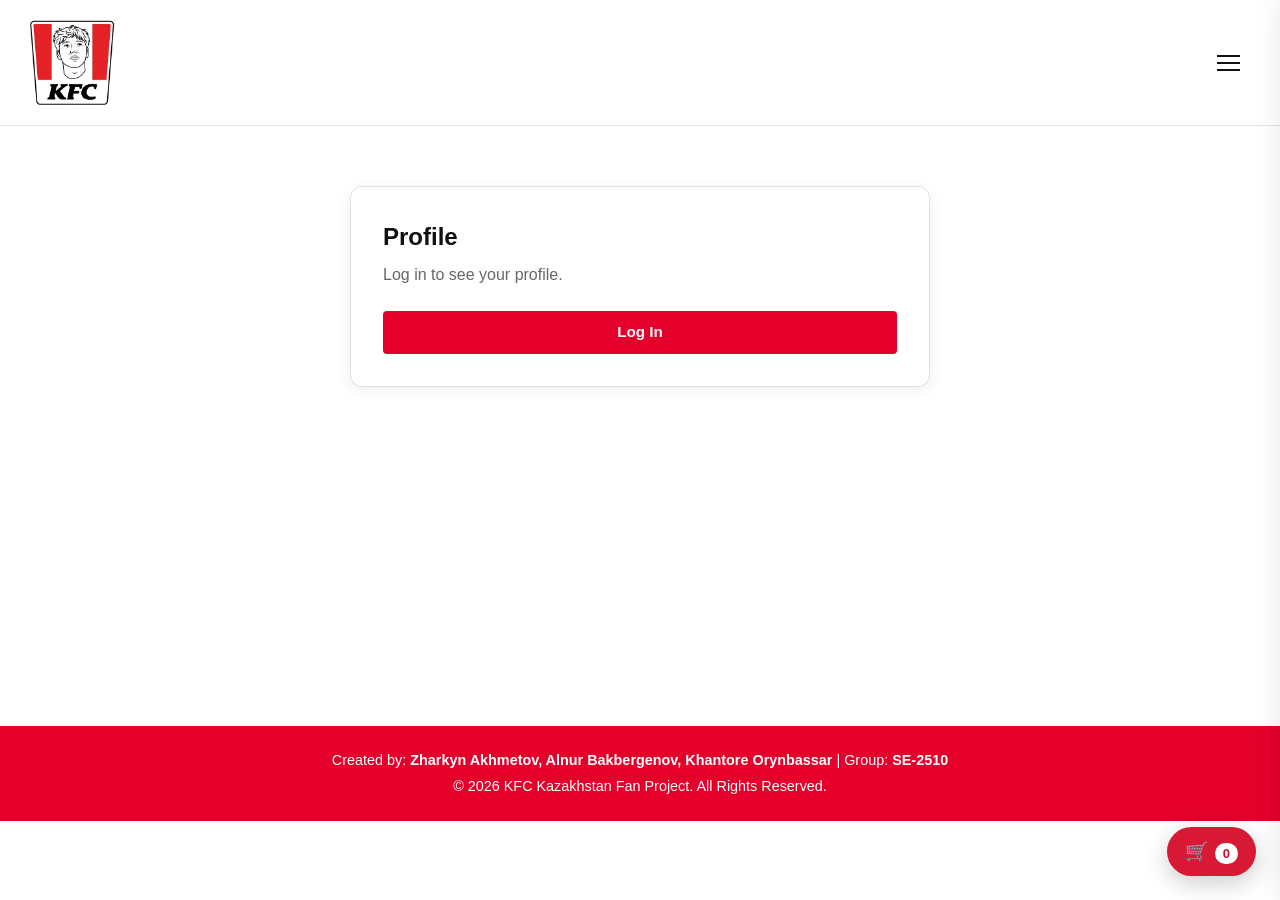
<file: profile.html>
<!DOCTYPE html>
<html lang="en">
<head>
<meta charset="utf-8">
<meta name="viewport" content="width=device-width, initial-scale=1.0">
<title>Profile — KFC Kazakhstan</title>
<link rel="stylesheet" href="css/style.css">
<script src="js/theme.js"></script>
</head>
<body>
<header id="main-header">
<div class="header-container">
<a class="logo" href="index.html">
<img alt="KFC Logo" class="logo-img" src="images/logo.jpg"/>
</a>
<nav class="nav-menu">
<ul>
<li><a class="nav-btn active" href="index.html">Main Menu</a></li>
<li><a class="nav-btn" href="menu.html">Food Menu</a></li>
<li><a class="nav-btn" href="promos.html">Special Offers</a></li>
<li><a class="nav-btn" href="about.html">Our Team</a></li>
<li><a class="nav-btn" href="schedule.html">Location &amp; Schedule</a></li>
<li><a class="nav-btn" href="contacts.html">Reviews &amp; Feedback</a></li>
<li><a class="nav-btn" href="gallery.html">Gallery</a></li>
</ul>
</nav>
<a class="header-account-link" href="login.html">Account</a>
<button class="header-theme-toggle" type="button" aria-label="Switch to dark mode" aria-pressed="false" title="Switch theme"><span aria-hidden="true">☾</span></button>
<button class="site-menu-toggle" type="button" aria-label="Open menu" aria-controls="site-drawer" aria-expanded="false"><span></span><span></span><span></span></button>
</div>
</header>
<div class="site-drawer-backdrop" hidden></div><aside class="site-drawer" id="site-drawer" aria-label="Site menu" aria-hidden="true" inert><div class="site-drawer-head"><strong>Menu</strong><button class="site-drawer-close" type="button" aria-label="Close menu">×</button></div><nav class="site-drawer-nav" aria-label="Page navigation"></nav><div class="site-drawer-tools"><a class="drawer-account-link" href="login.html">Account</a><button class="theme-toggle" type="button" aria-label="Switch to dark mode" aria-pressed="false">Dark mode</button><button class="assignment-btn" id="subscribe-open-btn" type="button">Subscribe</button><span aria-label="Current date and time" id="live-clock" role="timer"></span></div></aside>
<main class="main-content account-page"><div class="container"><section class="account-card"><h1>Profile</h1><div id="profile-guest" hidden><p class="account-intro">Log in to see your profile.</p><a class="btn-red account-action" href="login.html">Log In</a></div><div id="profile-member" hidden><p class="account-intro">Your account is saved in this browser.</p><p><strong>Email:</strong> <span id="profile-email"></span></p><form id="profile-form" novalidate><div class="account-field"><label for="profile-name">Name</label><input id="profile-name" name="profile-name" type="text" autocomplete="name" aria-describedby="profile-name-error"><p class="account-error" id="profile-name-error"></p></div><p class="account-status" id="profile-status" role="alert"></p><button class="btn-red" type="submit">Save name</button></form><button class="account-logout" id="logout-btn" type="button">Log Out</button></div></section></div></main>
<div aria-hidden="true" class="assignment-modal" id="subscribe-modal"><div aria-labelledby="subscribe-title" aria-modal="true" class="assignment-modal-dialog" role="dialog"><button aria-label="Close" class="assignment-modal-close" id="subscribe-close-btn" type="button">×</button><h2 id="subscribe-title">Subscribe to KFC Updates</h2><form id="subscribe-form" novalidate=""><label for="subscriber-name">Name</label><input autocomplete="name" id="subscriber-name" type="text"/><label for="subscriber-email">Email</label><input autocomplete="email" id="subscriber-email" type="text"/><p class="assignment-error" id="subscribe-error" role="alert"></p><button class="assignment-btn" type="submit">Subscribe</button><p id="subscribe-success" role="status"></p></form></div></div>
<footer>
<div class="footer-container">
<p>Created by: <span>Zharkyn Akhmetov, Alnur Bakbergenov, Khantore Orynbassar</span> | Group: <span>SE-2510</span></p>
<p>© 2026 KFC Kazakhstan Fan Project. All Rights Reserved.</p>
</div>
</footer>
<script src="js/cart.js"></script>
<script src="js/validation.js"></script>
<script src="js/script.js"></script>
<script src="js/site-menu.js"></script>
<script src="js/account.js"></script>
</body></html>
</file>
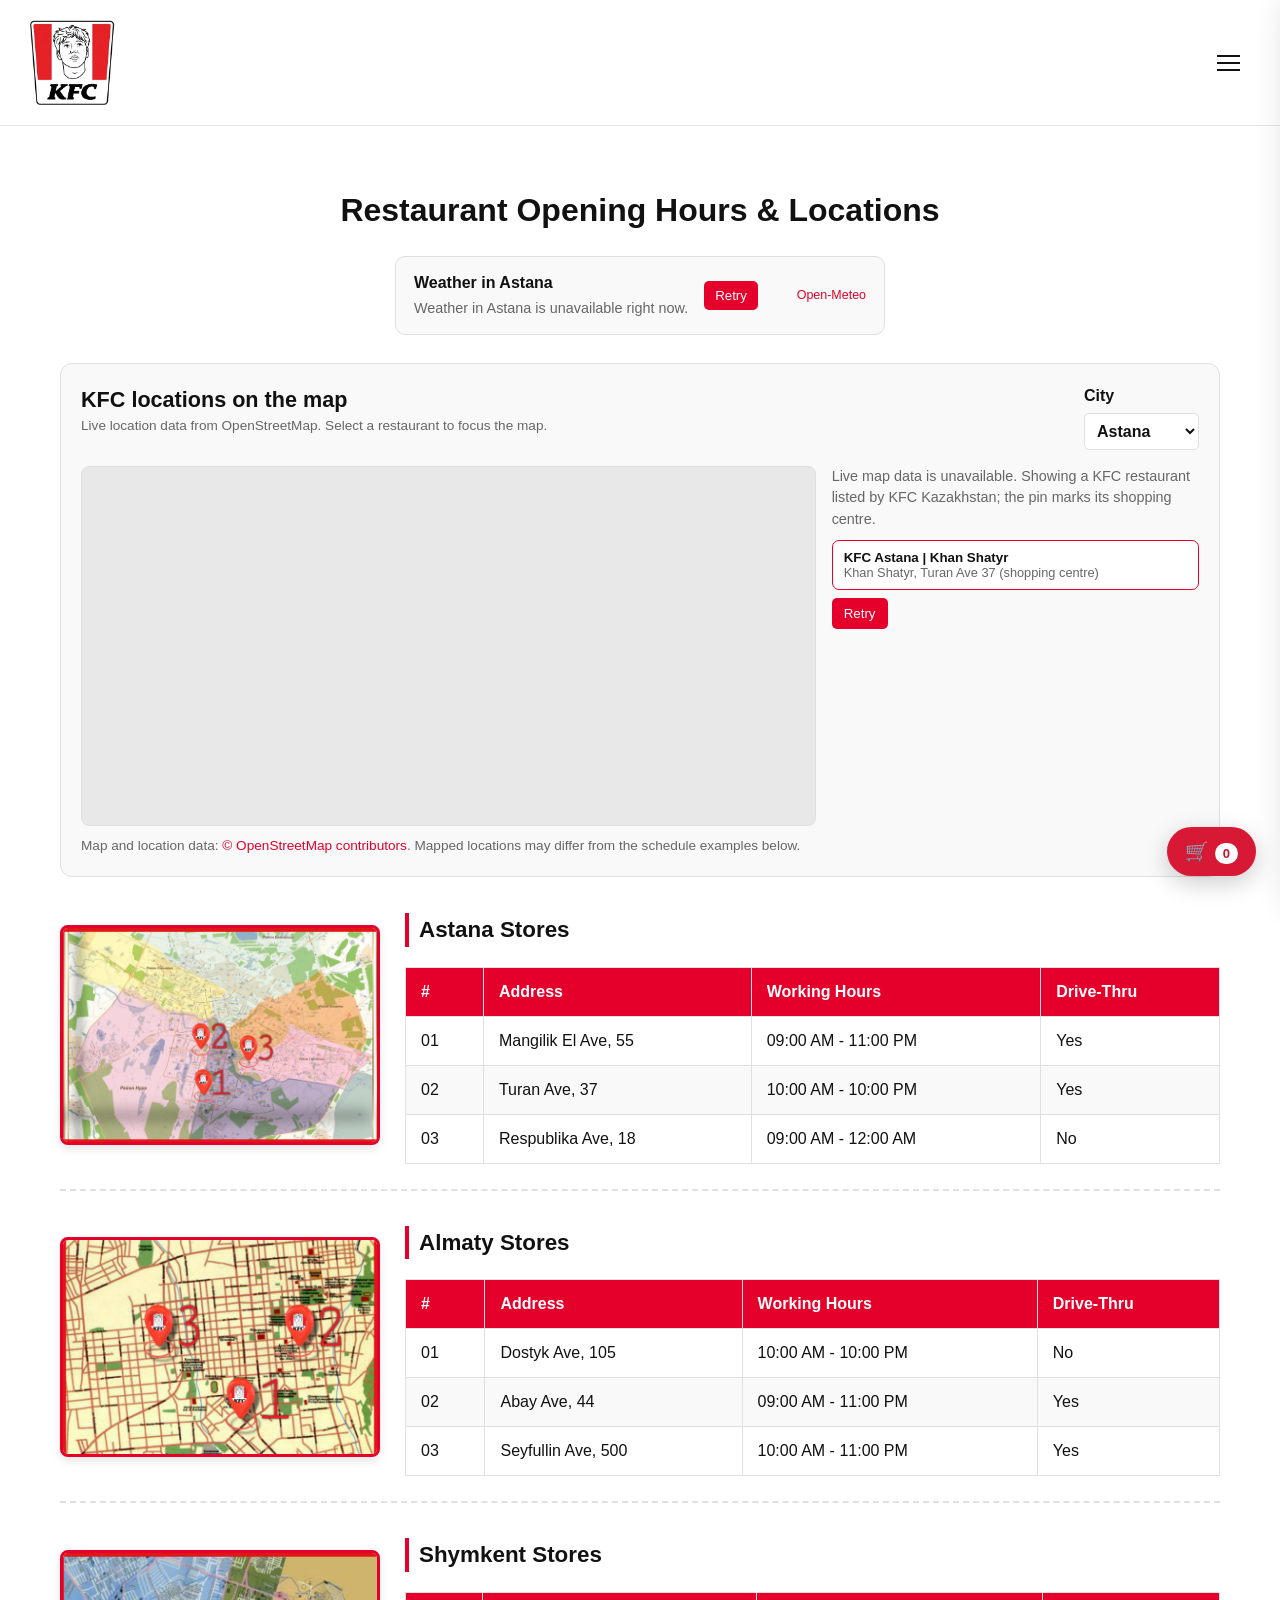
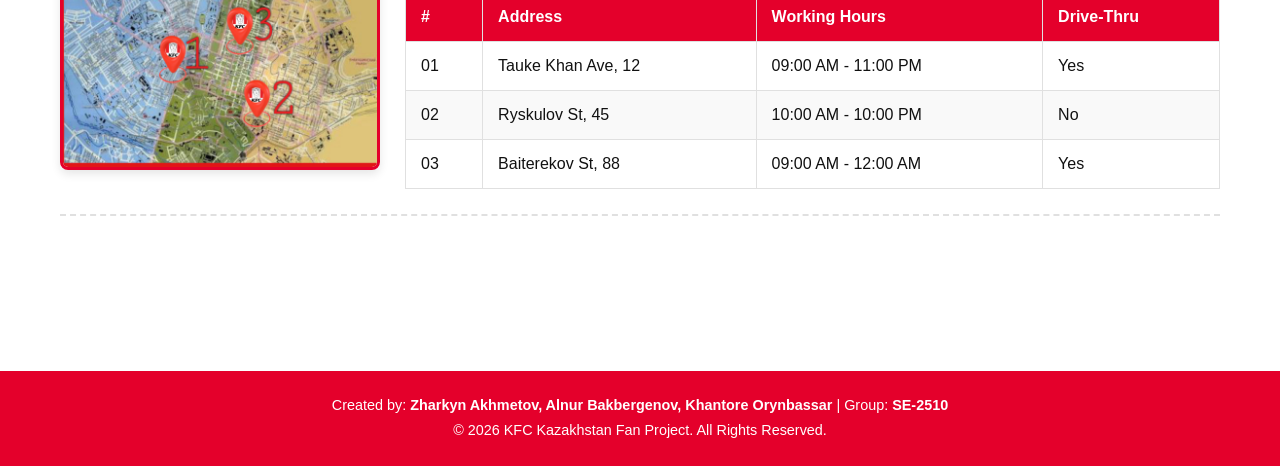
<file: schedule.html>
<!DOCTYPE html>

<html lang="en">
<head>
<!-- Project: KFC Kazakhstan Fan Project | Group: SE-2510 | Page: Location & Schedule Page (schedule.html) -->
<meta charset="utf-8"/>
<meta content="width=device-width, initial-scale=1.0" name="viewport"/>
<title>KFC Kazakhstan — Location &amp; Schedule</title>
<link href="css/style.css?v=promo-hover-unified-3" rel="stylesheet"/>
<script src="js/theme.js"></script>
</head>
<body>
<header id="main-header">
<div class="header-container">
<a class="logo" href="index.html">
<img alt="KFC Logo" class="logo-img" src="images/logo.jpg"/>
</a>
<nav class="nav-menu">
<ul>
<li><a class="nav-btn" href="index.html">Main Menu</a></li>
<li><a class="nav-btn" href="menu.html">Food Menu</a></li>
<li><a class="nav-btn" href="promos.html">Special Offers</a></li>
<li><a class="nav-btn" href="about.html">Our Team</a></li>
<li><a class="nav-btn active" href="schedule.html">Location &amp; Schedule</a></li>
<li><a class="nav-btn" href="contacts.html">Reviews &amp; Feedback</a></li>
<li><a class="nav-btn" href="gallery.html">Gallery</a></li>
</ul>
</nav>
<a class="header-account-link" href="login.html">Account</a>
<button class="header-theme-toggle" type="button" aria-label="Switch to dark mode" aria-pressed="false" title="Switch theme"><span aria-hidden="true">☾</span></button>
<button class="site-menu-toggle" type="button" aria-label="Open menu" aria-controls="site-drawer" aria-expanded="false"><span></span><span></span><span></span></button>
</div>
</header>
<div class="site-drawer-backdrop" hidden></div><aside class="site-drawer" id="site-drawer" aria-label="Site menu" aria-hidden="true" inert><div class="site-drawer-head"><strong>Menu</strong><button class="site-drawer-close" type="button" aria-label="Close menu">×</button></div><nav class="site-drawer-nav" aria-label="Page navigation"></nav><div class="site-drawer-tools"><a class="drawer-account-link" href="login.html">Account</a><button class="theme-toggle" type="button" aria-label="Switch to dark mode" aria-pressed="false">Dark mode</button><button class="assignment-btn" id="subscribe-open-btn" type="button">Subscribe</button><span aria-label="Current date and time" id="live-clock" role="timer"></span></div></aside>
<main class="main-content">
<div class="container">
<h1 class="page-title">Restaurant Opening Hours &amp; Locations</h1>
<section class="weather-widget" aria-labelledby="weather-title"><div><h2 id="weather-title">Weather in Astana</h2><p id="weather-status" role="status" aria-live="polite">Loading weather...</p></div><button id="weather-retry" type="button" hidden>Retry</button><a href="https://open-meteo.com/" target="_blank" rel="noopener noreferrer">Open-Meteo</a></section>
<section class="kfc-live-map" aria-labelledby="live-map-title">
<div class="kfc-live-map-head"><div><h2 id="live-map-title">KFC locations on the map</h2><p>Live location data from OpenStreetMap. Select a restaurant to focus the map.</p></div><label for="map-city">City <select id="map-city"><option value="astana">Astana</option><option value="almaty">Almaty</option><option value="shymkent">Shymkent</option></select></label></div>
<div class="kfc-live-map-layout"><iframe id="kfc-map-frame" title="Map of KFC locations in Astana" loading="lazy" referrerpolicy="strict-origin-when-cross-origin"></iframe><div class="kfc-map-results"><p id="kfc-map-status" role="status" aria-live="polite">Loading mapped restaurants...</p><div id="kfc-map-list"></div><button id="kfc-map-retry" type="button" hidden>Retry</button></div></div>
<p class="kfc-map-source">Map and location data: <a href="https://www.openstreetmap.org/copyright" target="_blank" rel="noopener noreferrer">© OpenStreetMap contributors</a>. Mapped locations may differ from the schedule examples below.</p>
</section>
<!-- Astana Locations Section -->
<div class="location-card kfc-smooth-hover">
<div class="location-map">
<!-- Placeholder for Astana city map image -->
<img alt="Astana Map" src="images/astana.JPEG"/>
</div>
<div class="location-details">
<h3>Astana Stores</h3>
<div class="table-container">
<table>
<thead>
<tr>
<th>#</th>
<th>Address</th>
<th>Working Hours</th>
<th>Drive-Thru</th>
</tr>
</thead>
<tbody>
<tr>
<td>01</td>
<td>Mangilik El Ave, 55</td>
<td>09:00 AM - 11:00 PM</td>
<td>Yes</td>
</tr>
<tr>
<td>02</td>
<td>Turan Ave, 37</td>
<td>10:00 AM - 10:00 PM</td>
<td>Yes</td>
</tr>
<tr>
<td>03</td>
<td>Respublika Ave, 18</td>
<td>09:00 AM - 12:00 AM</td>
<td>No</td>
</tr>
</tbody>
</table>
</div>
</div>
</div>
<!-- Almaty Locations Section -->
<div class="location-card kfc-smooth-hover">
<div class="location-map">
<!-- Placeholder for Almaty city map image -->
<img alt="Almaty Map" src="images/almaty.JPEG"/>
</div>
<div class="location-details">
<h3>Almaty Stores</h3>
<div class="table-container">
<table>
<thead>
<tr>
<th>#</th>
<th>Address</th>
<th>Working Hours</th>
<th>Drive-Thru</th>
</tr>
</thead>
<tbody>
<tr>
<td>01</td>
<td>Dostyk Ave, 105</td>
<td>10:00 AM - 10:00 PM</td>
<td>No</td>
</tr>
<tr>
<td>02</td>
<td>Abay Ave, 44</td>
<td>09:00 AM - 11:00 PM</td>
<td>Yes</td>
</tr>
<tr>
<td>03</td>
<td>Seyfullin Ave, 500</td>
<td>10:00 AM - 11:00 PM</td>
<td>Yes</td>
</tr>
</tbody>
</table>
</div>
</div>
</div>
<!-- Shymkent Locations Section -->
<div class="location-card kfc-smooth-hover">
<div class="location-map">
<!-- Placeholder for Shymkent city map image -->
<img alt="Shymkent Map" src="images/shymkent.JPEG"/>
</div>
<div class="location-details">
<h3>Shymkent Stores</h3>
<div class="table-container">
<table>
<thead>
<tr>
<th>#</th>
<th>Address</th>
<th>Working Hours</th>
<th>Drive-Thru</th>
</tr>
</thead>
<tbody>
<tr>
<td>01</td>
<td>Tauke Khan Ave, 12</td>
<td>09:00 AM - 11:00 PM</td>
<td>Yes</td>
</tr>
<tr>
<td>02</td>
<td>Ryskulov St, 45</td>
<td>10:00 AM - 10:00 PM</td>
<td>No</td>
</tr>
<tr>
<td>03</td>
<td>Baiterekov St, 88</td>
<td>09:00 AM - 12:00 AM</td>
<td>Yes</td>
</tr>
</tbody>
</table>
</div>
</div>
</div>
</div>
</main>
<div aria-hidden="true" class="assignment-modal" id="subscribe-modal"><div aria-labelledby="subscribe-title" aria-modal="true" class="assignment-modal-dialog" role="dialog"><button aria-label="Close" class="assignment-modal-close" id="subscribe-close-btn" type="button">×</button><h2 id="subscribe-title">Subscribe to KFC Updates</h2><form id="subscribe-form" novalidate=""><label for="subscriber-name">Name</label><input autocomplete="name" id="subscriber-name" type="text"/><label for="subscriber-email">Email</label><input autocomplete="email" id="subscriber-email" type="text"/><p class="assignment-error" id="subscribe-error" role="alert"></p><button class="assignment-btn" type="submit">Subscribe</button><p id="subscribe-success" role="status"></p></form></div></div>
<footer>
<div class="footer-container">
<p>Created by: <span>Zharkyn Akhmetov, Alnur Bakbergenov, Khantore Orynbassar</span> | Group: <span>SE-2510</span></p>
<p>© 2026 KFC Kazakhstan Fan Project. All Rights Reserved.</p>
</div>
</footer>
<script src="js/cart.js"></script>
<script src="js/validation.js"></script>
<script src="js/script.js"></script>
<script src="js/site-menu.js"></script>
<script src="js/weather.js?v=city-weather-1"></script>
<script src="js/kfc-map.js"></script>
<script src="js/account.js"></script>
</body>
</html>
</file>
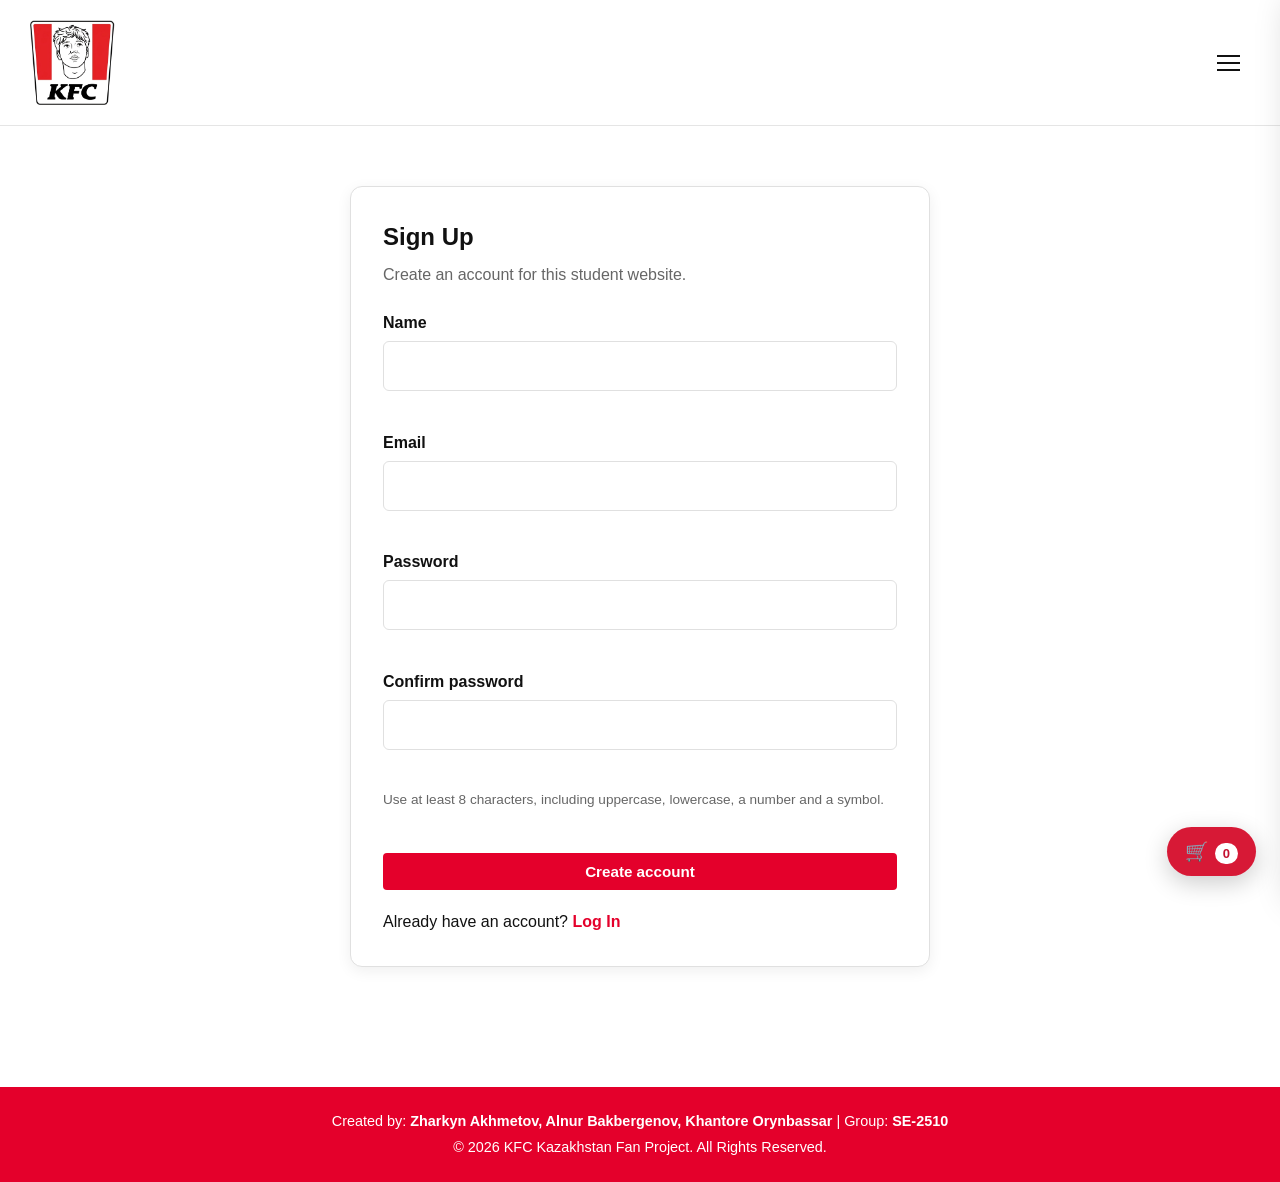
<file: signup.html>
<!DOCTYPE html>
<html lang="en">
<head>
<meta charset="utf-8">
<meta name="viewport" content="width=device-width, initial-scale=1.0">
<title>Sign Up — KFC Kazakhstan</title>
<link rel="stylesheet" href="css/style.css">
<script src="js/theme.js"></script>
</head>
<body>
<header id="main-header">
<div class="header-container">
<a class="logo" href="index.html">
<img alt="KFC Logo" class="logo-img" src="images/logo.jpg"/>
</a>
<nav class="nav-menu">
<ul>
<li><a class="nav-btn active" href="index.html">Main Menu</a></li>
<li><a class="nav-btn" href="menu.html">Food Menu</a></li>
<li><a class="nav-btn" href="promos.html">Special Offers</a></li>
<li><a class="nav-btn" href="about.html">Our Team</a></li>
<li><a class="nav-btn" href="schedule.html">Location &amp; Schedule</a></li>
<li><a class="nav-btn" href="contacts.html">Reviews &amp; Feedback</a></li>
<li><a class="nav-btn" href="gallery.html">Gallery</a></li>
</ul>
</nav>
<a class="header-account-link" href="login.html">Account</a>
<button class="header-theme-toggle" type="button" aria-label="Switch to dark mode" aria-pressed="false" title="Switch theme"><span aria-hidden="true">☾</span></button>
<button class="site-menu-toggle" type="button" aria-label="Open menu" aria-controls="site-drawer" aria-expanded="false"><span></span><span></span><span></span></button>
</div>
</header>
<div class="site-drawer-backdrop" hidden></div><aside class="site-drawer" id="site-drawer" aria-label="Site menu" aria-hidden="true" inert><div class="site-drawer-head"><strong>Menu</strong><button class="site-drawer-close" type="button" aria-label="Close menu">×</button></div><nav class="site-drawer-nav" aria-label="Page navigation"></nav><div class="site-drawer-tools"><a class="drawer-account-link" href="login.html">Account</a><button class="theme-toggle" type="button" aria-label="Switch to dark mode" aria-pressed="false">Dark mode</button><button class="assignment-btn" id="subscribe-open-btn" type="button">Subscribe</button><span aria-label="Current date and time" id="live-clock" role="timer"></span></div></aside>
<main class="main-content account-page"><div class="container"><section class="account-card"><h1>Sign Up</h1><p class="account-intro">Create an account for this student website.</p><form id="signup-form" novalidate><div class="account-field"><label for="signup-name">Name</label><input id="signup-name" name="signup-name" type="text" autocomplete="name" aria-describedby="signup-name-error"><p class="account-error" id="signup-name-error"></p></div><div class="account-field"><label for="signup-email">Email</label><input id="signup-email" name="signup-email" type="text" autocomplete="email" aria-describedby="signup-email-error"><p class="account-error" id="signup-email-error"></p></div><div class="account-field"><label for="signup-password">Password</label><input id="signup-password" name="signup-password" type="password" autocomplete="new-password" aria-describedby="signup-password-error"><p class="account-error" id="signup-password-error"></p></div><div class="account-field"><label for="signup-confirm">Confirm password</label><input id="signup-confirm" name="signup-confirm" type="password" autocomplete="new-password" aria-describedby="signup-confirm-error"><p class="account-error" id="signup-confirm-error"></p></div><p class="account-hint">Use at least 8 characters, including uppercase, lowercase, a number and a symbol.</p><p class="account-status" id="signup-status" role="alert"></p><button class="btn-red" type="submit">Create account</button></form><p class="account-switch">Already have an account? <a href="login.html">Log In</a></p></section></div></main>
<div aria-hidden="true" class="assignment-modal" id="subscribe-modal"><div aria-labelledby="subscribe-title" aria-modal="true" class="assignment-modal-dialog" role="dialog"><button aria-label="Close" class="assignment-modal-close" id="subscribe-close-btn" type="button">×</button><h2 id="subscribe-title">Subscribe to KFC Updates</h2><form id="subscribe-form" novalidate=""><label for="subscriber-name">Name</label><input autocomplete="name" id="subscriber-name" type="text"/><label for="subscriber-email">Email</label><input autocomplete="email" id="subscriber-email" type="text"/><p class="assignment-error" id="subscribe-error" role="alert"></p><button class="assignment-btn" type="submit">Subscribe</button><p id="subscribe-success" role="status"></p></form></div></div>
<footer>
<div class="footer-container">
<p>Created by: <span>Zharkyn Akhmetov, Alnur Bakbergenov, Khantore Orynbassar</span> | Group: <span>SE-2510</span></p>
<p>© 2026 KFC Kazakhstan Fan Project. All Rights Reserved.</p>
</div>
</footer>
<script src="js/cart.js"></script>
<script src="js/validation.js"></script>
<script src="js/script.js"></script>
<script src="js/site-menu.js"></script>
<script src="js/account.js"></script>
</body></html>
</file>
<file: css/style.css>
/* KFC Kazakhstan | Shared Stylesheet | SE-2510
   Numbered sections for easier navigation.
   Existing CSS declarations are preserved. */

/* ===== 01. Colors and Variables ===== */
:root {
    --red: #e4002b;
    --red-dark: #c40024;
    --ink: #111111;
    --muted: #666666;
    --soft: #f9f9f9;
    --line: #e0e0e0;
}
* { box-sizing: border-box; margin: 0; padding: 0; }
body {
    font-family: Arial, Helvetica, sans-serif;
    background-color: #ffffff;
    color: var(--ink);
    line-height: 1.5;
}
a { text-decoration: none; }
ul { list-style: none; }
textarea { resize: none; }
.mt-50 { margin-top: 50px; }
.container { max-width: 1200px; margin: 0 auto; padding: 20px; }
/* ===== 02. Header and Navigation ===== */
#main-header {
    background-color: #ffffff;
    border-bottom: 1px solid #e5e5e5;
    position: sticky;
    top: 0;
    z-index: 1000;
}
.header-container {
    max-width: 1280px;
    margin: 0 auto;
    padding: 20px 30px;
    display: flex;
    justify-content: space-between;
    align-items: center;
}
.logo { display: flex; align-items: center; }
.logo-img { height: 85px; width: auto; display: block; }
.nav-menu ul { display: flex; gap: 8px; align-items: center; }
.nav-menu .nav-btn {
    color: #222222;
    font-weight: bold;
    font-size: 0.95rem;
    text-transform: uppercase;
    padding: 12px 18px;
    border-radius: 4px;
    transition: all 0.2s;
}
.nav-menu .nav-btn:hover { color: var(--red); }
.nav-menu .nav-btn.active { background-color: var(--red); color: #ffffff; }
/* ===== 03. Main Content and Cards ===== */
.main-content { padding: 40px 0; min-height: 60vh; }
.page-title { text-align: center; font-size: 2rem; margin-bottom: 30px; }
.section-block { margin-bottom: 50px; }
.section-subtitle { text-align: center; font-size: 1.8rem; margin-bottom: 25px; }
.promo-grid {
    display: flex;
    justify-content: center;
    gap: 25px;
    flex-wrap: wrap;
}
.promo-card {
    background-color: #ffffff;
    border: 1px solid #f0f0f0;
    border-radius: 8px;
    padding: 20px;
    width: 280px;
    text-align: center;
    overflow: hidden;
    box-shadow: 0 4px 15px rgba(0, 0, 0, 0.05);
    display: flex;
    flex-direction: column;
    justify-content: space-between;
}
.card-title { font-size: 1.1rem; font-weight: bold; margin: 15px 0 10px; text-transform: uppercase; }
.card-desc { color: var(--muted); font-size: 0.85rem; margin-bottom: 20px; min-height: 40px; }
/* ===== 04. Buttons ===== */
.btn-red, .btn-submit {
    display: block;
    background-color: var(--red);
    color: #ffffff;
    font-weight: bold;
    padding: 10px;
    border: none;
    border-radius: 4px;
    font-size: 0.95rem;
    cursor: pointer;
    transition: background-color 0.2s;
}
.btn-red:hover, .btn-submit:hover { background-color: var(--red-dark); }
.btn-submit { padding: 12px 20px; width: 100%; }
.btn-large { display: inline-block; padding: 12px 30px; font-size: 1rem; }
.cta-center { text-align: center; margin-top: 20px; }
/* ===== 05. Homepage Story, News and Reviews ===== */
.story-card {
    background-color: var(--soft);
    border-left: 5px solid var(--red);
    padding: 30px;
    border-radius: 6px;
    margin: 40px 0;
}
.story-card h2 { color: var(--red); margin-bottom: 12px; }
.story-card p { color: #444444; font-size: 1rem; line-height: 1.6; }
.news-grid, .reviews-grid {
    display: flex;
    gap: 20px;
    justify-content: center;
    flex-wrap: wrap;
    margin-bottom: 25px;
}
.news-card, .review-card {
    background: #ffffff;
    border: 1px solid var(--line);
    border-radius: 8px;
    padding: 20px;
    flex: 1;
    min-width: 280px;
}
.news-card { box-shadow: 0 2px 8px rgba(0, 0, 0, 0.04); }
.review-card { border-color: #f0f0f0; box-shadow: 0 4px 12px rgba(0, 0, 0, 0.05); }
.news-date { font-size: 0.8rem; color: var(--red); font-weight: bold; }
.news-card h3 { margin: 10px 0; font-size: 1.1rem; }
.news-card p { color: var(--muted); font-size: 0.9rem; }
.stars { letter-spacing: 2px; }
.review-text { font-style: italic; color: #333333; margin: 10px 0; }
.review-author { font-weight: bold; color: var(--red); font-size: 0.85rem; }
/* ===== 06. Tables ===== */
.table-container { overflow-x: auto; margin-top: 20px; }
table { width: 100%; border-collapse: collapse; background-color: #ffffff; }
table th, table td { padding: 12px 15px; border: 1px solid var(--line); text-align: left; }
table th { background-color: var(--red); color: #ffffff; font-weight: bold; }
table tr:nth-child(even) { background-color: var(--soft); }
/* ===== 07. Form Fields ===== */
.form-group { margin-bottom: 20px; text-align: left; }
.form-group label { display: block; font-weight: bold; margin-bottom: 8px; color: #222222; }
.form-group input, .form-group select, .form-group textarea {
    width: 100%;
    padding: 10px;
    border: 1px solid #cccccc;
    border-radius: 4px;
    font-size: 0.95rem;
}
.form-group input:focus, .form-group select:focus, .form-group textarea:focus {
    outline: none;
    border-color: var(--red);
}
/* ===== 08. Reviews Page ===== */
.reviews-page-grid { display: flex; gap: 40px; margin-top: 20px; align-items: flex-start; }
.review-form-container {
    flex: 1;
    background: #ffffff;
    padding: 25px;
    border-radius: 8px;
    border: 1px solid var(--line);
    box-shadow: 0 4px 10px rgba(0, 0, 0, 0.03);
}
.reviews-list-container { flex: 1.2; }
.reviews-feed {
    display: flex;
    flex-direction: column;
    gap: 15px;
    max-height: 550px;
    overflow-y: auto;
    padding-right: 5px;
}
.feed-item {
    background: #ffffff;
    border: 1px solid var(--line);
    border-left: 4px solid var(--red);
    border-radius: 6px;
    padding: 15px 20px;
    box-shadow: 0 2px 6px rgba(0, 0, 0, 0.04);
    animation: fadeIn 0.3s ease-in-out;
}
.feed-header { display: flex; justify-content: space-between; align-items: center; margin-bottom: 8px; }
.feed-author { font-weight: bold; }
.feed-text { color: #444444; font-size: 0.95rem; margin-bottom: 8px; }
.feed-date { font-size: 0.75rem; color: #888888; }
/* ===== 09. Food Images ===== */
.dish-img-container {
    width: 100%;
    height: 200px;
    margin-bottom: 15px;
    border-radius: 6px;
    display: flex;
    justify-content: center;
    align-items: center;
    overflow: hidden;
}
.dish-img { max-width: 100%; max-height: 100%; object-fit: contain; }
.ingredient-list {
    text-align: left;
    margin: 10px 0 20px 20px;
    flex-grow: 1;
    font-size: 0.85rem;
    color: #555555;
}
.ingredient-list li { margin-bottom: 4px; list-style-type: disc; }
.steps-list { margin-left: 20px; color: #444444; line-height: 1.8; }
.steps-list li { margin-bottom: 6px; }
/* ===== 10. Base Modals ===== */
.modal {
    display: none;
    position: fixed;
    inset: 0;
    z-index: 2000;
    background-color: rgba(0, 0, 0, 0.6);
    justify-content: center;
    align-items: center;
}
.modal-content {
    background-color: #ffffff;
    padding: 30px;
    border-radius: 12px;
    width: 90%;
    max-width: 650px;
    position: relative;
    box-shadow: 0 5px 25px rgba(0, 0, 0, 0.3);
    animation: fadeIn 0.2s ease-in-out;
}
.modal-body { display: flex; gap: 25px; align-items: center; }
.modal-left { flex: 1; display: flex; justify-content: center; align-items: center; }
.modal-right { flex: 1.2; }
.modal-img-container {
    width: 100%;
    height: 220px;
    padding: 10px;
    border-radius: 8px;
    display: flex;
    justify-content: center;
    align-items: center;
    background-color: var(--soft);
}
.modal-dish-img { max-width: 100%; max-height: 100%; object-fit: contain; }
.close-btn {
    position: absolute;
    top: 10px;
    right: 15px;
    font-size: 28px;
    font-weight: bold;
    color: #888888;
    cursor: pointer;
}
.close-btn:hover { color: var(--red); }
.modal-subtitle { color: var(--muted); font-size: 0.85rem; margin-bottom: 15px; }
.ingredients-list { display: flex; flex-direction: column; gap: 8px; margin-bottom: 20px; }
.ingredient-item {
    display: flex;
    align-items: center;
    gap: 10px;
    padding: 8px 12px;
    background: var(--soft);
    border: 1px solid #eeeeee;
    border-radius: 6px;
    font-size: 0.9rem;
    cursor: pointer;
}
.ingredient-item input { accent-color: var(--red); width: 16px; height: 16px; }
.modal-footer {
    display: flex;
    justify-content: space-between;
    align-items: center;
    border-top: 1px solid #eeeeee;
    padding-top: 15px;
}
.total-price { font-size: 1.1rem; font-weight: bold; }
/* ===== 11. Team and About Page ===== */
.team-banner-container { text-align: center; margin-bottom: 30px; }
.team-banner-img {
    max-width: 512px;
    width: 100%;
    height: auto;
    border: 5px solid var(--red);
    border-radius: 12px;
    box-shadow: 0 4px 15px rgba(0, 0, 0, 0.1);
}
.team-card { min-height: 440px; height: auto; }
.avatar-container {
    width: 220px;
    height: 220px;
    margin: 0 auto 15px;
    border-radius: 50%;
    overflow: hidden;
    border: 3px solid var(--red);
    background-color: var(--soft);
    box-shadow: 0 4px 12px rgba(0, 0, 0, 0.12);
}
.avatar-img { width: 100%; height: 100%; object-fit: cover; object-position: top; }
/* ===== 12. Locations and Schedule ===== */
.location-card {
    display: flex;
    gap: 25px;
    margin-bottom: 35px;
    padding-bottom: 25px;
    border-bottom: 2px dashed var(--line);
    align-items: center;
}
.location-map { flex: 1; max-width: 320px; width: 100%; }
.location-map img {
    width: 100%;
    height: 220px;
    object-fit: cover;
    border-radius: 8px;
    border: 3px solid var(--red);
    box-shadow: 0 4px 10px rgba(0, 0, 0, 0.1);
}
.location-details { flex: 2; width: 100%; }
.location-details h3 {
    font-size: 1.4rem;
    margin-bottom: 12px;
    border-left: 4px solid var(--red);
    padding-left: 10px;
}
/* ===== 13. Footer ===== */
footer {
    background-color: var(--red);
    color: #ffffff;
    text-align: center;
    padding: 20px 0;
    margin-top: 60px;
}
.footer-container p { font-size: 0.9rem; margin: 4px 0; }
.footer-container span { font-weight: bold; }
/* ===== 14. Base Animations and Responsive Layout ===== */
@keyframes fadeIn {
    from { opacity: 0; transform: translateY(-8px); }
    to { opacity: 1; transform: translateY(0); }
}
@media (max-width: 768px) {
    .reviews-page-grid, .location-card { flex-direction: column; align-items: stretch; }
    .location-map { max-width: 100%; }
}
@media (max-width: 600px) {
    .modal-body { flex-direction: column; gap: 15px; }
    .modal-img-container { height: 150px; }
}
/* ===== 15. Assignment 2: Card Hover ===== */
.promo-card {
    transition: transform 0.3s ease, box-shadow 0.3s ease;
}
.promo-card:hover {
    transform: translateY(-8px);
    box-shadow: 0 10px 25px rgba(228, 0, 43, 0.15);
}
/* ===== 16. Assignment 2: CSS Grid ===== */
.grid-page-wrapper {
    display: grid;
    grid-template-columns: 250px 1fr;
    grid-template-rows: auto 1fr auto;
    grid-template-areas:
        "header header"
        "sidebar main"
        "footer footer";
    min-height: 100vh;
}
.grid-page-wrapper #main-header { grid-area: header; }
.grid-page-wrapper footer { grid-area: footer; }
.grid-sidebar { grid-area: sidebar; }
.grid-main-content { grid-area: main; }
.grid-sidebar {
    background-color: var(--soft);
    padding: 30px 20px;
    border-right: 1px solid var(--line);
}
.grid-sidebar h3 {
    color: var(--red);
    margin-bottom: 20px;
    border-bottom: 2px solid var(--line);
    padding-bottom: 10px;
}
.grid-sidebar ul li { margin-bottom: 15px; font-weight: bold; }
.grid-sidebar ul li a { color: var(--muted); transition: color 0.3s; }
.grid-sidebar ul li a:hover { color: var(--red); }
.grid-main-content {
    padding: 40px;
}
/* ===== 17. Assignment 2: Gallery ===== */
.gallery-grid {
    display: grid;
    grid-template-columns: repeat(3, 1fr);
    gap: 20px;
    margin-top: 20px;
}
.gallery-item {
    position: relative;
    overflow: hidden;
    border-radius: 8px;
    aspect-ratio: 1 / 1;
    box-shadow: 0 4px 10px rgba(0, 0, 0, 0.1);
}
.gallery-item img {
    width: 100%;
    height: 100%;
    object-fit: cover;
    display: block;
    transition: transform 0.4s ease;
}
.gallery-item:hover img {
    transform: scale(1.1);
}
.gallery-caption {
    position: absolute;
    bottom: 0;
    left: 0;
    width: 100%;
    background-color: rgba(228, 0, 43, 0.9);
    color: #ffffff;
    text-align: center;
    padding: 15px;
    font-weight: bold;
    transform: translateY(100%);
    transition: transform 0.4s ease;
}
.gallery-item:hover .gallery-caption {
    transform: translateY(0);
}
@media (max-width: 768px) {
    .grid-page-wrapper {
        grid-template-columns: 1fr;
        grid-template-areas:
            "header"
            "sidebar"
            "main"
            "footer";
    }
    .gallery-grid {
        grid-template-columns: repeat(auto-fit, minmax(150px, 1fr));
    }
}
/* ===== 18. Assignment 4: Interactive Components ===== */
body { transition: background-color .45s ease; }
.assignment-tools { padding: 22px 16px; background: #f7f1ed; border-top: 2px solid #e8d8d0; }
.assignment-tools-inner { max-width: 1150px; margin: auto; display: flex; gap: 12px; align-items: center; flex-wrap: wrap; justify-content: center; }
#live-clock { font-weight: 700; padding: 10px 14px; }
.assignment-btn { border: 0; border-radius: 7px; padding: 12px 18px; background: #c41230; color: white; font-weight: 700; cursor: pointer; }
.assignment-btn:hover { background: #9d1026; }
.assignment-panel { max-width: 1000px; margin: 35px auto; }
.faq-item { margin: 12px 0; border: 1px solid #e6d8d8; border-radius: 9px; overflow: hidden; background: white; }
.faq-question { display: flex; width: 100%; justify-content: space-between; align-items: center; padding: 18px; border: 0; background: #fff; color: #252525; text-align: left; font-size: 17px; font-weight: 700; cursor: pointer; }
.faq-question[aria-expanded="true"] { color: #c41230; }
.faq-answer { display: grid; grid-template-rows: 0fr; transition: grid-template-rows .3s ease; }
.faq-answer.is-open { grid-template-rows: 1fr; }
.faq-answer > div { overflow: hidden; padding: 0 18px; }
.faq-answer.is-open > div { padding-bottom: 18px; }
.assignment-modal { position: fixed; inset: 0; background: rgba(0,0,0,.65); display: none; align-items: center; justify-content: center; z-index: 9999; padding: 18px; }
.assignment-modal.is-visible { display: flex; }
.assignment-modal-dialog { position: relative; background: white; padding: 32px; border-radius: 14px; width: min(100%, 440px); max-height: 90vh; overflow-y: auto; box-shadow: 0 15px 50px #0004; }
.assignment-modal-close { position: absolute; right: 14px; top: 8px; border: 0; background: transparent; font-size: 32px; cursor: pointer; }
.assignment-modal-dialog label { display: block; margin: 16px 0 5px; font-weight: 600; }
.assignment-modal-dialog input { display: block; width: 100%; box-sizing: border-box; padding: 12px; border: 1px solid #aaa; border-radius: 6px; }
.assignment-modal-dialog .assignment-btn { margin-top: 20px; }
.assignment-error { color: #b00020; font-weight: 600; margin: 10px 0; }
#subscribe-success { color: #23723b; }
.modal-open { overflow: hidden; }
@media (max-width: 600px) { .assignment-tools-inner { flex-direction: column; } .assignment-modal-dialog { padding: 24px; } }
/* ===== 19. FAQ, Team Cards and Notifications ===== */
.faq-intro { text-align: center; color: #666; margin: -5px 0 24px; }
.faq-question { gap: 16px; transition: color .2s ease, background-color .2s ease; }
.faq-question:hover { background: #fff7f7; }
.faq-question span { font-size: 24px; color: #c41230; flex-shrink: 0; }
.faq-answer a { color: #c41230; font-weight: 600; text-decoration: underline; text-underline-offset: 3px; }
.faq-answer > div { line-height: 1.65; }
.team-profile-trigger { display: flex; flex-direction: column; align-items: center; width: 100%; font: inherit; color: inherit; cursor: pointer; border: 1px solid #eee; }
.team-profile-trigger:focus-visible, .faq-question:focus-visible { outline: 3px solid #c41230; outline-offset: 3px; }
.team-view-more { margin-top: auto; padding-top: 18px; color: #c41230; font-size: .9rem; font-weight: 700; }
.team-dialog { text-align: center; width: min(100%, 480px); }
.team-modal-image { display: block; width: 180px; height: 180px; object-fit: cover; border: 3px solid #e4002b; border-radius: 50%; margin: 8px auto 18px; }
.team-dialog h2 { margin-bottom: 6px; }
.team-modal-role { color: #c41230; font-weight: 700; margin-bottom: 16px; }
.team-dialog p { line-height: 1.6; }
#site-toast-area { position: fixed; z-index: 11000; right: 18px; bottom: 18px; display: grid; gap: 10px; max-width: min(360px, calc(100vw - 36px)); }
.site-toast { background: #222; color: white; border-left: 5px solid #e4002b; padding: 14px 18px; border-radius: 8px; box-shadow: 0 8px 24px #0003; animation: toast-in .25s ease-out; }
.site-toast.success { border-left-color: #2e9b5d; }
@keyframes toast-in { from { opacity: 0; transform: translateY(12px); } to { opacity: 1; transform: translateY(0); } }
@media (prefers-reduced-motion: reduce) { .faq-answer, .team-profile-trigger, .site-toast { transition: none; animation: none; } }
/* ===== 20. Profile Modals, Food and Promotions ===== */
.team-profile-trigger { transition: transform .25s ease, box-shadow .25s ease, border-color .25s ease; }
.team-profile-trigger:hover { transform: translateY(-6px); border-color: #e4002b; box-shadow: 0 14px 28px #b70e302b; }
.team-profile-trigger:active { transform: translateY(-2px) scale(.97); transition-duration: .12s; }
.assignment-modal.is-visible .team-dialog { animation: profile-enter .3s ease both; }
@keyframes profile-enter { from {opacity:0; transform:translateY(14px) scale(.94)} to {opacity:1;transform:translateY(0) scale(1)} }
.team-dialog { width: min(800px, 100%); text-align: left; padding: 34px; }
.team-profile-layout { display:grid; grid-template-columns: minmax(0, 2fr) minmax(0, 3fr); align-items:center; gap:28px; }
.team-photo-square { aspect-ratio:1; border-radius:12px; background:#f5f5f5; display:flex; align-items:center; justify-content:center; overflow:hidden; }
.team-modal-image { width:100%; height:100%; object-fit:contain; border:0; border-radius:0; margin:0; }
.team-eyebrow { color:#c41230; font-weight:800; font-size:.75rem; letter-spacing:.1em; }
.team-profile-copy h2 { margin:10px 0 4px; line-height:1.15; }
.team-red-line { width:50px; height:3px; background:#e4002b; margin:16px 0; border-radius:5px; }
.team-tags { display:flex; flex-wrap:wrap; gap:8px; margin-top:18px; }
.team-tags span { border-radius:20px; background:#f6e9ec; color:#9d1026; padding:6px 10px; font-size:.8rem; font-weight:700; }
.interactive-food-card { cursor:pointer; transition:transform .25s ease,box-shadow .25s ease; }
.interactive-food-card:hover { transform:translateY(-6px); box-shadow:0 15px 30px #0002; }
.interactive-food-card:active { transform:scale(.98); }
.interactive-food-card:focus-visible, .gallery-open:focus-visible { outline:3px solid #c41230; outline-offset:3px; }
.dish-detail-description { color:#555; line-height:1.5; margin:10px 0 16px; }
.promo-hero { display:grid; grid-template-columns:1fr 1fr; overflow:hidden; background:#b70c29; border-radius:18px; color:#fff; min-height:300px; margin:20px 0 24px; }
.promo-hero-copy { padding:clamp(24px,5vw,55px); display:flex; flex-direction:column; justify-content:center; align-items:flex-start; }
.promo-kicker { font-size:.78rem; letter-spacing:.16em; font-weight:800; }
.promo-hero h2 { color:#fff; font-size:clamp(2rem,4vw,3.5rem); line-height:1.06; margin:16px 0; }
.promo-hero p { color:#fff; margin-bottom:18px; }
.promo-hero img { width:100%; height:100%; object-fit:cover; }
.promo-hero-link { background:white; color:#aa0c29; padding:12px 18px; border-radius:8px; font-weight:800; text-decoration:none; }
.promo-mini-banner { display:flex; align-items:center; gap:24px; background:#211f21; color:white; border-radius:14px; overflow:hidden; margin-bottom:28px; }
.promo-mini-banner img { width:190px; height:145px; object-fit:cover; }
.promo-mini-banner h3 { color:white; margin:8px 0; }
.promo-mini-banner p { color:#e9e9e9; }
.gallery-grid { grid-template-columns:repeat(3,minmax(0,1fr)); grid-auto-flow:dense; }
.gallery-grid .gallery-item:nth-child(7n+1) { grid-row:span 2; aspect-ratio:auto; }
.gallery-grid .gallery-item:nth-child(7n+4) { grid-column:span 2; aspect-ratio:2 / 1; }
.gallery-open { cursor:zoom-in; }
.gallery-lightbox-dialog { position:relative; width:min(900px,95vw); max-height:92vh; display:flex; flex-direction:column; align-items:center; gap:12px; }
#gallery-lightbox-image { display:block; max-width:100%; max-height:75vh; object-fit:contain; border-radius:8px; }
.gallery-close { position:absolute; top:-10px; right:0; color:white; font-size:36px; background:#222a; border:0; border-radius:50%; width:46px; height:46px; cursor:pointer; }
.gallery-lightbox-bottom { display:flex; align-items:center; justify-content:space-between; gap:16px; color:white; width:100%; font-weight:700; }
.gallery-lightbox-bottom button { background:#c41230; color:white; border:0; border-radius:8px; padding:10px 20px; cursor:pointer; font-size:22px; }
.review-controls { display:flex; align-items:center; flex-wrap:wrap; gap:10px; margin:15px 0 20px; }
#review-summary { margin-right:auto; font-weight:800; color:#b70c29; }
#review-sort { padding:8px; border:1px solid #ccc; border-radius:6px; }
.rating-hidden-select { position:absolute; width:1px; height:1px; opacity:0; pointer-events:none; }
.star-picker { display:flex; gap:5px; }
.star-picker button { background:none; border:0; padding:3px; font-size:30px; color:#c7c7c7; cursor:pointer; transition:transform .15s,color .15s; }
.star-picker button.selected { color:#ffb400; }
.star-picker button:hover { transform:scale(1.16); }
.star-picker button:focus-visible { outline:2px solid #c41230; }
@media(max-width:650px) { .team-profile-layout {grid-template-columns:1fr;} .team-dialog {padding:22px;} .team-photo-square {max-width:330px; width:100%; margin:auto;} .promo-hero {grid-template-columns:1fr;} .promo-hero img {height:220px;} .promo-mini-banner img {width:120px; height:160px;} .promo-mini-banner {gap:14px;} .gallery-grid {grid-template-columns:repeat(2,minmax(0,1fr));} .gallery-grid .gallery-item:nth-child(7n+1) {grid-row:auto;aspect-ratio:1;} .gallery-grid .gallery-item:nth-child(7n+4) {grid-column:auto;aspect-ratio:1;} }
@media(prefers-reduced-motion:reduce) { .team-profile-trigger,.interactive-food-card,.assignment-modal.is-visible .team-dialog {animation:none;transition:none;} }
*,*::before,*::after { box-sizing:border-box; }
html,body { max-width:100%; }
body { overflow-x:clip; }
.team-card { width:280px; min-height:360px; padding:20px 16px; justify-content:flex-start; gap:10px; }
.team-card .avatar-container { flex-shrink:0; margin-bottom:6px; }
.team-card .card-title { margin:6px 0 0; }
.team-card .card-desc { min-height:0; margin:0; }
.team-card .team-view-more { margin-top:auto; padding-top:14px; }
@media(min-width:920px){.team-card { flex:0 0 280px; }}
.gallery-full-page { grid-template-columns:minmax(0,1fr); grid-template-areas:'header' 'main' 'footer'; }
.gallery-full-page .grid-main-content { width:min(1280px,100%); margin:0 auto; min-width:0; padding:36px 28px; }
.gallery-full-page .gallery-grid { grid-template-columns:repeat(3,minmax(0,1fr)); }
.gallery-full-page .gallery-item { min-width:0; }
.gallery-full-page .gallery-item img { width:100%; }
.assignment-tools { grid-area:auto; width:100%; background:#f9f7f6; border-top:1px solid #eee; padding:14px 20px; }
.assignment-tools-inner { gap:12px; }
#live-clock { padding:8px; font-size:.88rem; }
/* ===== 21. Responsive Refinements and Review Styles ===== */
.reviews-page-grid > * { min-width:0; }
.review-form-container input,.review-form-container textarea { max-width:100%; }
.feed-stars,.star-picker button { color:#f5b301; font-family:Arial,sans-serif; letter-spacing:2px; }
.feed-stars { font-size:19px; white-space:nowrap; }
.star-picker button { font-size:30px; }
.star-picker button:not(.selected) { color:#c7c7c7; }
.promo-card .dish-img { object-fit:contain; }
.offer-open { border:0; cursor:pointer; font:inherit; font-weight:700; }
#offers-list .promo-card { transition:transform .25s,box-shadow .25s; }
#offers-list .promo-card:hover { transform:translateY(-5px);box-shadow:0 14px 25px #0002; }
.offer-dialog { width:min(820px,95vw); }
.offer-layout { display:grid;grid-template-columns:minmax(0,1fr) minmax(0,1.25fr);gap:24px;align-items:center; }
.offer-layout>img { width:100%;aspect-ratio:1;object-fit:contain;border-radius:12px;background:#fafafa; }
.offer-layout h2 { margin:12px 0; }
.offer-layout p { line-height:1.5; }
.offer-layout form { display:flex;flex-direction:column;gap:8px;margin-top:14px; }
.offer-layout input { padding:10px;border:1px solid #ccc;border-radius:6px;width:100%; }
.offer-disclaimer { font-size:.8rem;color:#666; }
.offer-result { background:#f2faf4;padding:15px;border-radius:8px;margin-top:15px; }
.offer-result strong { color:#22753b; }
@media(max-width:700px){.offer-layout {grid-template-columns:1fr;}.offer-layout>img {max-height:230px;}.gallery-full-page .gallery-grid {grid-template-columns:repeat(2,minmax(0,1fr));}.gallery-full-page .grid-main-content {padding:24px 14px;}.reviews-page-grid {flex-direction:column;}.reviews-page-grid>*{width:100%;}}
@media(max-width:420px){.gallery-full-page .gallery-grid {grid-template-columns:1fr;}}
/* ===== 22. Food Menu and Menu Cart ===== */
.menu-intro { text-align:center; color:#666; margin:-8px 0 24px; }
.menu-cart-bar { max-width:890px; margin:0 auto 22px; padding:15px 20px; display:flex; justify-content:space-between; align-items:center; gap:14px; border:1px solid #f0d8dd; border-radius:14px; background:#fff7f8; }
.menu-cart-bar strong { display:block; font-size:17px; } .menu-cart-bar span#menu-cart-count { display:block; color:#777; font-size:13px; margin-top:3px; }
.menu-cart-button { border:0; border-radius:9px; background:#e4002b; color:white; padding:12px 19px; font-weight:700; cursor:pointer; }
#menu-cart-badge { display:inline-grid; place-items:center; background:white; color:#d00026; min-width:23px; height:23px; border-radius:50%; margin-left:8px; }
.menu-cart-panel { max-width:890px; margin:0 auto 25px; padding:18px 22px; background:white; border:1px solid #eee; border-radius:14px; box-shadow:0 12px 30px #0000000d; }
.menu-cart-panel[hidden] { display:none; } .menu-cart-head,.menu-cart-bottom { display:flex; align-items:center; justify-content:space-between; gap:12px; }
.menu-cart-head h2 { margin:0; font-size:21px; } .menu-clear-button,.menu-cart-remove { background:transparent; color:#c41230; border:0; cursor:pointer; font-weight:700; }
.menu-cart-item { display:grid; grid-template-columns:minmax(0,1fr) auto auto; align-items:center; gap:18px; border-top:1px solid #eee; padding:14px 0; }
.menu-cart-item strong,.menu-cart-item small { display:block; } .menu-cart-item small { color:#777; margin-top:5px; line-height:1.4; }
.menu-cart-empty { color:#777; padding:10px 0; } .menu-cart-bottom { border-top:1px solid #eee; padding-top:15px; } .menu-cart-bottom span { color:#777; font-size:12px; }
.menu-product-card { position:relative; border-radius:14px; transition:transform .25s ease,box-shadow .25s ease,border-color .25s ease; }
.menu-product-card:hover { transform:translateY(-7px); border-color:#f4bdc7; box-shadow:0 18px 38px #d000261b; }
.menu-product-card:active { transform:translateY(-2px) scale(.985); } .menu-product-card .dish-img { transition:transform .35s ease; }
.menu-product-card:hover .dish-img { transform:scale(1.065); } .menu-view-hint { font-size:12px; color:#d00026; font-weight:700; letter-spacing:.02em; margin-top:4px; }
.menu-product-card .btn-red { margin-top:18px; border-radius:8px; padding:12px; }
#product-modal { padding:20px; box-sizing:border-box; } #product-modal.menu-modal-visible { animation:menu-backdrop-in .22s ease both; }
#product-modal .modal-content { width:min(94vw,820px); max-width:820px; max-height:90vh; overflow:auto; box-sizing:border-box; padding:34px; border-radius:18px; }
#product-modal.menu-modal-visible .modal-content { animation:menu-dialog-in .28s cubic-bezier(.2,.8,.2,1) both; }
#product-modal .modal-img-container { height:290px; background:#fafafa; border-radius:14px; }
#product-modal .modal-body { align-items:center; gap:30px; } #product-modal .modal-left { min-width:0; }
.menu-modal-eyebrow { display:block; color:#c41230; font-size:11px; font-weight:800; letter-spacing:.14em; margin-bottom:8px; }
#product-modal .modal-right h2 { font-size:28px; margin:0; } #product-modal .ingredient-item { transition:border-color .2s,background .2s; }
#product-modal .ingredient-item:hover { border-color:#e4002b; background:#fff7f8; } #product-modal .modal-footer { gap:15px; }
#product-modal .modal-footer .btn-red { border-radius:8px; padding:12px 16px; }
.menu-cart-note { color:#888; font-size:11px; margin:10px 0 0; } .menu-dialog-open { overflow:hidden; }
@keyframes menu-dialog-in { from { opacity:0; transform:translateY(18px) scale(.96); } to { opacity:1; transform:translateY(0) scale(1); } }
@keyframes menu-backdrop-in { from { opacity:0; } to { opacity:1; } }
@media(max-width:700px) { .menu-cart-bar { margin:0 0 20px; } #product-modal .modal-body { flex-direction:column; } #product-modal .modal-content { padding:24px 18px; } #product-modal .modal-img-container { height:190px; } #product-modal .modal-left,#product-modal .modal-right { width:100%; } .menu-cart-item { grid-template-columns:minmax(0,1fr) auto; } .menu-cart-remove { grid-column:2; } }
@media(prefers-reduced-motion:reduce) { #product-modal.menu-modal-visible,#product-modal.menu-modal-visible .modal-content,.menu-product-card,.menu-product-card .dish-img { animation:none; transition:none; } }
/* ===== 23. Shared Floating Cart ===== */
.shared-cart-fab{position:fixed;right:24px;bottom:24px;z-index:1200;border:0;border-radius:40px;background:#d71936;color:white;padding:13px 18px;box-shadow:0 7px 24px #0003;cursor:pointer;font-size:19px}.shared-cart-fab span{background:white;color:#c41230;border-radius:20px;padding:3px 8px;font-size:13px;font-weight:800}.shared-cart-overlay{position:fixed;inset:0;background:#0008;z-index:1998;opacity:0;visibility:hidden;transition:.25s}.shared-cart-overlay.is-open{opacity:1;visibility:visible}.shared-cart-drawer{position:fixed;right:0;top:0;height:100dvh;width:min(440px,100%);z-index:1999;background:white;box-shadow:-10px 0 35px #0003;transform:translateX(105%);transition:transform .3s ease;display:flex;flex-direction:column;padding:22px;box-sizing:border-box;color:#222}.shared-cart-drawer.is-open{transform:translateX(0)}.shared-cart-header{display:flex;justify-content:space-between;align-items:center}.shared-cart-header h2{margin:0}.shared-cart-header button{border:0;background:transparent;font-size:30px;cursor:pointer}.shared-cart-intro{color:#777;margin:4px 0 15px}#shared-cart-items{overflow:auto;flex:1}.shared-cart-empty{color:#777;padding:30px 0}.shared-cart-item{display:grid;grid-template-columns:76px minmax(0,1fr);gap:12px;padding:16px 0;border-bottom:1px solid #eee}.shared-cart-item img{width:76px;height:76px;object-fit:contain;border-radius:9px;background:#f8f8f8}.shared-cart-item strong,.shared-cart-item small,.shared-cart-item span{display:block}.shared-cart-item small{color:#777;margin:5px 0;font-size:12px}.shared-cart-qty{grid-column:2;display:flex;align-items:center;gap:10px}.shared-cart-qty button{border:1px solid #ddd;background:#fff;border-radius:6px;padding:4px 9px;cursor:pointer}.shared-cart-qty .shared-cart-remove{margin-left:auto;border:0;color:#c41230;font-weight:700}.shared-cart-footer{border-top:1px solid #ddd;padding-top:14px}.shared-cart-footer>div{display:flex;justify-content:space-between}.shared-cart-footer small{display:block;color:#777;margin:10px 0}.shared-cart-footer>button{border:0;background:#f5e6e9;color:#c41230;border-radius:8px;padding:10px 16px;cursor:pointer;font-weight:700}
/* ===== 24. Gallery Redesign ===== */
body.gallery-redesign { display:block; min-width:0; overflow-x:clip; background:#fff; }
.gallery-redesign .grid-main-content { max-width:1240px; width:100%; box-sizing:border-box; margin:0 auto; padding:52px 28px 75px; }
.gallery-intro { text-align:center; margin:0 auto 35px; }
.gallery-eyebrow { color:#c41230; font-weight:800; letter-spacing:.18em; font-size:12px; }
.gallery-intro h1 { margin:10px 0 8px; font-size:clamp(30px,3.4vw,46px); line-height:1.12; }
.gallery-intro p { margin:0 auto 16px; color:#666; font-size:16px; }
.gallery-count { display:inline-block; padding:8px 13px; background:#f8f3f2; color:#a90d2a; border-radius:99px; font-size:11px; font-weight:800; letter-spacing:.08em; }
.gallery-redesign .gallery-grid.gallery-rebuilt { display:grid; grid-template-columns:repeat(3,minmax(0,1fr)); gap:18px; margin:0; grid-auto-flow:row; }
.gallery-redesign .gallery-rebuilt .gallery-item,
.gallery-redesign .gallery-rebuilt .gallery-item:nth-child(n) { display:block; width:100%; min-width:0; height:auto; aspect-ratio:4 / 3; grid-column:auto; grid-row:auto; padding:0; border:0; background:#f3f3f3; border-radius:14px; box-shadow:0 4px 18px #00000012; cursor:zoom-in; position:relative; overflow:hidden; transition:transform .25s ease, box-shadow .25s ease; }
.gallery-redesign .gallery-rebuilt .gallery-item img { width:100%; height:100%; display:block; object-fit:cover; transition:transform .45s ease; }
.gallery-redesign .gallery-rebuilt .gallery-item:hover { transform:translateY(-5px); box-shadow:0 13px 28px #00000024; }
.gallery-redesign .gallery-rebuilt .gallery-item:hover img { transform:scale(1.055); }
.gallery-redesign .gallery-rebuilt .gallery-caption { position:absolute; left:0; right:0; bottom:0; width:auto; box-sizing:border-box; display:block; padding:36px 17px 15px; background:linear-gradient(transparent,rgba(0,0,0,.78)); color:#fff; text-align:left; font-size:15px; font-weight:700; transform:none; opacity:0; transition:opacity .25s ease; }
.gallery-redesign .gallery-rebuilt .gallery-item:hover .gallery-caption, .gallery-redesign .gallery-rebuilt .gallery-item:focus-visible .gallery-caption { transform:none; opacity:1; }
.gallery-zoom-icon { position:absolute; top:12px; right:12px; width:32px; height:32px; display:grid; place-items:center; border-radius:50%; background:#ffffffee; color:#c41230; font-size:21px; font-weight:bold; opacity:0; transition:opacity .25s ease; }
.gallery-rebuilt .gallery-item:hover .gallery-zoom-icon, .gallery-rebuilt .gallery-item:focus-visible .gallery-zoom-icon { opacity:1; }
.gallery-redesign .gallery-rebuilt .gallery-item:focus-visible { outline:3px solid #c41230; outline-offset:3px; }
.gallery-redesign #gallery-lightbox .gallery-lightbox-dialog { width:min(1000px,95vw); max-height:94vh; padding:20px 18px 12px; background:#161616; border-radius:16px; box-sizing:border-box; }
.gallery-redesign #gallery-lightbox-image { max-width:100%; max-height:calc(94vh - 110px); object-fit:contain; }
.gallery-redesign .gallery-close { top:8px; right:8px; z-index:1; }
.gallery-redesign .gallery-lightbox-bottom { padding:4px 0; }
.gallery-redesign .assignment-tools { clear:both; }
@media(max-width:850px) { .gallery-redesign .gallery-grid.gallery-rebuilt { grid-template-columns:repeat(2,minmax(0,1fr)); gap:14px; } .gallery-redesign .grid-main-content { padding:35px 18px 50px; } }
@media(max-width:520px) { .gallery-redesign .gallery-grid.gallery-rebuilt { grid-template-columns:1fr; gap:14px; } .gallery-redesign .gallery-rebuilt .gallery-item:nth-child(n) { aspect-ratio:4 / 3; } .gallery-redesign .gallery-rebuilt .gallery-caption { opacity:1; } .gallery-redesign .gallery-zoom-icon { opacity:1; } .gallery-redesign .grid-main-content { padding:28px 14px 40px; } .gallery-redesign .gallery-lightbox-bottom button { padding:8px 13px; } }
@media(prefers-reduced-motion:reduce) { .gallery-redesign .gallery-rebuilt .gallery-item, .gallery-redesign .gallery-rebuilt .gallery-item img { transition:none; } }
.gallery-redesign .gallery-rebuilt .gallery-item { transition:transform .45s cubic-bezier(.2,.7,.2,1), box-shadow .45s ease; }
.gallery-redesign .gallery-rebuilt .gallery-item img { transition:transform .6s cubic-bezier(.2,.7,.2,1); }
.gallery-redesign .gallery-rebuilt .gallery-item:hover img { transform:scale(1.035); }
.gallery-redesign .gallery-rebuilt .gallery-caption { transition:opacity .35s ease; }
.gallery-redesign .gallery-zoom-icon { transition:opacity .35s ease; }
.gallery-redesign .gallery-photo-stage { position:relative; display:flex; align-items:center; justify-content:center; width:100%; min-height:0; flex:1; overflow:hidden; touch-action:pan-y; }
.gallery-redesign #gallery-lightbox-image { width:auto; height:auto; max-width:100%; max-height:calc(94vh - 112px); transition:opacity .13s ease, transform .26s ease; }
.gallery-redesign #gallery-lightbox-image.gallery-switching { opacity:0; transform:scale(.985); }
.gallery-redesign .gallery-side { position:absolute; top:0; bottom:0; z-index:3; width:clamp(52px,9%,92px); border:0; color:#fff; display:flex; align-items:center; justify-content:center; cursor:pointer; opacity:.58; transition:opacity .3s ease, background .3s ease; }
.gallery-redesign .gallery-side-prev { left:0; background:linear-gradient(90deg,rgba(0,0,0,.42),transparent); }
.gallery-redesign .gallery-side-next { right:0; background:linear-gradient(270deg,rgba(0,0,0,.42),transparent); }
.gallery-redesign .gallery-side span { font:400 54px/1 Arial,sans-serif; text-shadow:0 2px 8px #0008; transition:transform .3s ease; }
.gallery-redesign .gallery-side:hover, .gallery-redesign .gallery-side:focus-visible { opacity:1; }
.gallery-redesign .gallery-side-prev:hover { background:linear-gradient(90deg,rgba(0,0,0,.68),transparent); }
.gallery-redesign .gallery-side-next:hover { background:linear-gradient(270deg,rgba(0,0,0,.68),transparent); }
.gallery-redesign .gallery-side-prev:hover span { transform:translateX(-4px); }
.gallery-redesign .gallery-side-next:hover span { transform:translateX(4px); }
.gallery-redesign .gallery-side:focus-visible { outline:2px solid #fff; outline-offset:-3px; }
.gallery-redesign .gallery-lightbox-bottom { justify-content:center; position:relative; min-height:28px; }
.gallery-redesign #gallery-lightbox-count { position:absolute; right:8px; font-size:13px; color:#bbb; font-weight:500; }
@media(max-width:520px) { .gallery-redesign .gallery-side { width:46px; opacity:.8; } .gallery-redesign .gallery-side span { font-size:42px; } .gallery-redesign #gallery-lightbox-count { right:0; } }
@media(prefers-reduced-motion:reduce) { .gallery-redesign .gallery-rebuilt .gallery-item, .gallery-redesign .gallery-rebuilt .gallery-item img, .gallery-redesign .gallery-rebuilt .gallery-caption, .gallery-redesign .gallery-side, .gallery-redesign #gallery-lightbox-image { transition:none; } }
/* ===== 25. Gallery Hover Transitions ===== */
.gallery-redesign .gallery-rebuilt .gallery-item {
    transform: translate3d(0, 0, 0);
    transition: transform 650ms cubic-bezier(.22, 1, .36, 1),
                box-shadow 650ms cubic-bezier(.22, 1, .36, 1);
}
.gallery-redesign .gallery-rebuilt .gallery-item:hover,
.gallery-redesign .gallery-rebuilt .gallery-item:focus-visible {
    transform: translate3d(0, -3px, 0);
}
.gallery-redesign .gallery-rebuilt .gallery-item img {
    transform: scale(1);
    transition: transform 800ms cubic-bezier(.22, 1, .36, 1);
    will-change: transform;
}
.gallery-redesign .gallery-rebuilt .gallery-item:hover img,
.gallery-redesign .gallery-rebuilt .gallery-item:focus-visible img {
    transform: scale(1.025);
}
.gallery-redesign .gallery-rebuilt .gallery-caption {
    opacity: 0;
    transform: translateY(10px);
    transition: opacity 500ms ease, transform 600ms cubic-bezier(.22, 1, .36, 1);
}
.gallery-redesign .gallery-rebuilt .gallery-item:hover .gallery-caption,
.gallery-redesign .gallery-rebuilt .gallery-item:focus-visible .gallery-caption {
    opacity: 1;
    transform: translateY(0);
}
.gallery-redesign .gallery-rebuilt .gallery-zoom-icon {
    opacity: 0;
    transform: translateY(-6px) scale(.94);
    transition: opacity 500ms ease, transform 600ms cubic-bezier(.22, 1, .36, 1);
}
.gallery-redesign .gallery-rebuilt .gallery-item:hover .gallery-zoom-icon,
.gallery-redesign .gallery-rebuilt .gallery-item:focus-visible .gallery-zoom-icon {
    opacity: 1;
    transform: translateY(0) scale(1);
}
@media (prefers-reduced-motion: reduce) {
    .gallery-redesign .gallery-rebuilt .gallery-item,
    .gallery-redesign .gallery-rebuilt .gallery-item img,
    .gallery-redesign .gallery-rebuilt .gallery-caption,
    .gallery-redesign .gallery-rebuilt .gallery-zoom-icon {
        transition: none;
    }
}
/* ===== 26. Gallery Modal Refinements ===== */
body.gallery-redesign #gallery-lightbox .gallery-lightbox-dialog {
  isolation: isolate;
}
body.gallery-redesign #gallery-lightbox .gallery-close {
  position: absolute;
  top: 10px;
  right: 10px;
  z-index: 30;
  display: grid;
  place-items: center;
  width: 46px;
  height: 46px;
  padding: 0;
  line-height: 1;
  font-size: 30px;
  color: #fff;
  background: rgba(34,34,34,.95);
  border: 1px solid rgba(255,255,255,.15);
  border-radius: 50%;
  box-shadow: 0 4px 16px #0007;
  cursor: pointer;
  transition: background-color .25s ease, transform .25s ease;
}
body.gallery-redesign #gallery-lightbox .gallery-close:hover {
  background: #c41230;
  transform: scale(1.07);
}
body.gallery-redesign .gallery-grid.gallery-rebuilt > button.gallery-item {
  transform: translate3d(0,0,0);
  transition: transform 700ms cubic-bezier(.22,1,.36,1),
              box-shadow 700ms cubic-bezier(.22,1,.36,1) !important;
}
body.gallery-redesign .gallery-grid.gallery-rebuilt > button.gallery-item:hover {
  transform: translate3d(0,-5px,0);
  box-shadow: 0 16px 30px #00000025;
}
body.gallery-redesign .gallery-grid.gallery-rebuilt > button.gallery-item > img {
  transform: scale(1);
  transition: transform 900ms cubic-bezier(.22,1,.36,1) !important;
}
body.gallery-redesign .gallery-grid.gallery-rebuilt > button.gallery-item:hover > img {
  transform: scale(1.045);
}
body.gallery-redesign .gallery-grid.gallery-rebuilt > button.gallery-item > .gallery-caption {
  opacity: 0;
  transform: translateY(12px);
  transition: opacity 650ms ease, transform 750ms cubic-bezier(.22,1,.36,1) !important;
}
body.gallery-redesign .gallery-grid.gallery-rebuilt > button.gallery-item:hover > .gallery-caption,
body.gallery-redesign .gallery-grid.gallery-rebuilt > button.gallery-item:focus-visible > .gallery-caption {
  opacity: 1;
  transform: translateY(0);
}
body.gallery-redesign .gallery-grid.gallery-rebuilt > button.gallery-item > .gallery-zoom-icon {
  opacity: 0;
  transform: translateY(-8px);
  transition: opacity 650ms ease, transform 750ms cubic-bezier(.22,1,.36,1) !important;
}
body.gallery-redesign .gallery-grid.gallery-rebuilt > button.gallery-item:hover > .gallery-zoom-icon,
body.gallery-redesign .gallery-grid.gallery-rebuilt > button.gallery-item:focus-visible > .gallery-zoom-icon {
  opacity: 1;
  transform: translateY(0);
}
@media (prefers-reduced-motion: reduce) {
  body.gallery-redesign .gallery-grid.gallery-rebuilt > button.gallery-item,
body.gallery-redesign .gallery-grid.gallery-rebuilt > button.gallery-item > img,
  body.gallery-redesign .gallery-grid.gallery-rebuilt > button.gallery-item > .gallery-caption,
  body.gallery-redesign .gallery-grid.gallery-rebuilt > button.gallery-item > .gallery-zoom-icon {
    transition: none !important;
  }
}
/* ===== 27. Unified Card Hover and Red Shadows ===== */
:root {
    --card-hover-distance: -5px;
    --card-hover-time: 750ms;
    --card-hover-easing: cubic-bezier(.25, .8, .25, 1);
    --card-hover-shadow: 0 10px 25px rgba(228, 0, 43, .22);
}
body :is(.promo-card, .team-profile-trigger, .menu-product-card,
         .news-card, .review-card, .feed-item, .story-card,
         .location-card, .gallery-item, .kfc-smooth-hover),
body.gallery-redesign .gallery-grid.gallery-rebuilt > button.gallery-item {
    transform: translateY(0) !important;
    transition: transform var(--card-hover-time) var(--card-hover-easing),
                box-shadow var(--card-hover-time) var(--card-hover-easing) !important;
}
body :is(.promo-card, .team-profile-trigger, .menu-product-card,
         .news-card, .review-card, .feed-item, .story-card,
         .location-card, .gallery-item, .kfc-smooth-hover):hover,
body.gallery-redesign .gallery-grid.gallery-rebuilt > button.gallery-item:hover {
    transform: translateY(var(--card-hover-distance)) !important;
    box-shadow: var(--card-hover-shadow) !important;
}
/* ===== 28. Disable Food Image Zoom ===== */
body .menu-product-card .dish-img,
body .menu-product-card:hover .dish-img,
body .menu-product-card:focus-visible .dish-img {
    transform: none !important;
    transition: none !important;
}
body.gallery-redesign .gallery-grid.gallery-rebuilt > button.gallery-item > img,
body.gallery-redesign .gallery-grid.gallery-rebuilt > button.gallery-item:hover > img,
body.gallery-redesign .gallery-grid.gallery-rebuilt > button.gallery-item:focus-visible > img {
    transform: none !important;
    transition: none !important;
}
/* ===== 30. Static Sections Without Hover ===== */
body :is(.story-card, .news-card, .review-card, .location-card),
body :is(.story-card, .news-card, .review-card, .location-card):hover,
body :is(.story-card, .news-card, .review-card, .location-card):focus-visible {
    transform: none !important;
    transition: none !important;
}
body .story-card:hover { box-shadow: none !important; }
body .news-card:hover { box-shadow: 0 2px 8px rgba(0,0,0,.04) !important; }
body .review-card:hover { box-shadow: 0 4px 12px rgba(0,0,0,.05) !important; }
body .location-card:hover { box-shadow: none !important; }
/* ===== 31. Review Stars and Avatars ===== */
.feed-stars .star-filled { color: #f5b301; }
.feed-stars .star-empty { color: #c8c8c8; }
#reviews-feed .feed-item {
  display: flex;
  align-items: flex-start;
  gap: 14px;
}
#reviews-feed .review-avatar {
  position: relative;
  display: inline-flex;
  align-items: center;
  justify-content: center;
  flex: 0 0 46px;
  width: 46px;
  height: 46px;
  border-radius: 50%;
  overflow: hidden;
  font-size: 15px;
  font-weight: 700;
  line-height: 1;
}
#reviews-feed .review-avatar img {
  position: absolute;
  inset: 0;
  width: 100%;
  height: 100%;
  object-fit: cover;
}
#reviews-feed .review-content {
  flex: 1;
  min-width: 0;
}
/* ===== 32. Gallery Cursor and Hidden Icons ===== */
.gallery-redesign .gallery-item,
.gallery-redesign .gallery-item:hover,
.gallery-redesign .gallery-item img {
    cursor: pointer !important;
}
.gallery-redesign .gallery-item .gallery-open-icon,
.gallery-redesign .gallery-item .gallery-zoom-icon {
    display: none !important;
}
/* ===== 33. Special Offers Scrolling ===== */
html {
    scroll-behavior: smooth;
}
#offers-list {
    scroll-margin-top: 90px;
}
@media (prefers-reduced-motion: reduce) {
    html {
        scroll-behavior: auto;
    }
}
/* ===== 34. Final Shadow and Border Colors ===== */
body :is(.promo-card, .team-profile-trigger, .menu-product-card, .feed-item):hover {
    box-shadow: var(--card-hover-shadow) !important;
    border-color: #f0f0f0 !important;
}
body .feed-item,
body .feed-item:hover {
    border-left: 4px solid var(--red) !important;
}

/* Shared theme and compact site drawer */
.header-container { gap: 12px; }
.site-menu-toggle, .site-drawer-close { flex: none; border: 0; background: transparent; color: var(--ink); cursor: pointer; }
.site-menu-toggle { width: 44px; height: 44px; display: flex; flex-direction: column; justify-content: center; align-items: center; gap: 5px; border-radius: 4px; }
.site-menu-toggle span { display: block; width: 23px; height: 2px; background: currentColor; }
.site-menu-toggle:hover, .site-drawer-close:hover { color: var(--red); }
.site-menu-toggle:focus-visible, .site-drawer-close:focus-visible, .theme-toggle:focus-visible { outline: 3px solid var(--red); outline-offset: 2px; }
.site-drawer-backdrop { position: fixed; inset: 0; background: rgba(0,0,0,.55); z-index: 1100; }
.site-drawer-backdrop[hidden] { display: none; }
.site-drawer { position: fixed; top: 0; right: 0; bottom: 0; width: min(340px, 88vw); overflow-y: auto; padding: 24px; background: #fff; color: var(--ink); z-index: 1101; box-shadow: -8px 0 28px #0003; transform: translateX(105%); visibility: hidden; transition: transform .25s ease, visibility .25s ease; }
.site-drawer.is-open { transform: translateX(0); visibility: visible; }
.site-drawer-head { display: flex; justify-content: space-between; align-items: center; font-size: 1.4rem; margin-bottom: 20px; }
.site-drawer-close { font-size: 2rem; line-height: 1; }
.site-drawer-nav ul { display: grid; gap: 3px; }
.site-drawer-nav a { display: block; padding: 10px 12px; border-radius: 4px; color: inherit; font-weight: bold; }
.site-drawer-nav a:hover, .site-drawer-nav a.active { background: var(--red); color: #fff; }
.site-drawer-tools { display: grid; gap: 12px; margin-top: 20px; padding-top: 20px; border-top: 1px solid var(--line); }
.theme-toggle { border: 1px solid var(--line); background: var(--soft); color: var(--ink); border-radius: 4px; padding: 11px; font: inherit; font-weight: bold; cursor: pointer; }
.site-drawer-tools #live-clock { color: var(--muted); font-size: .8rem; text-align: center; }
.drawer-open { overflow: hidden; }
@media(max-width: 1050px) { .header-container > .nav-menu { display: none; } }
@media(prefers-reduced-motion: reduce) { .site-drawer { transition: none; } }
html[data-theme="dark"] { color-scheme: dark; --ink: #f5f5f5; --muted: #c3c3c3; --soft: #252525; --line: #474747; }
html[data-theme="dark"] body,
html[data-theme="dark"] #main-header,
html[data-theme="dark"] .site-drawer { background-color: #171717; color: var(--ink); }
html[data-theme="dark"] #main-header { border-color: var(--line); }
html[data-theme="dark"] .nav-menu .nav-btn { color: var(--ink); }
html[data-theme="dark"] .nav-menu .nav-btn.active { color: #fff; }
html[data-theme="dark"] :is(.promo-card,.news-card,.review-card,.story-card,.menu-product-card,.feed-item,.assignment-panel,.assignment-modal-dialog,.modal-content,.gallery-item,.team-card,.offer-result,.menu-cart-item,.site-toast,.grid-main-content,table) { background-color: #252525; color: var(--ink); border-color: var(--line); }
html[data-theme="dark"] :is(.story-card p,.card-desc,.news-card p,.review-card p,.promo-card p,.team-profile-copy p,.nav-btn,.grid-sidebar a,table td,table tr) { color: var(--muted); }
html[data-theme="dark"] :is(.grid-sidebar,.menu-cart-bar,.assignment-tools,.gallery-intro,.gallery-lightbox-dialog,.modal-left,.modal-right) { background-color: #202020; color: var(--ink); }
html[data-theme="dark"] :is(input,textarea,select) { background-color: #303030; color: #fff; border-color: var(--line); }
html[data-theme="dark"] table tr:nth-child(even) { background-color: #303030; }
html[data-theme="dark"] footer { background-color: #111; }

/* Desktop links and compact mobile menu */
.header-container { max-width: 1500px; }
.logo { flex: none; }
.header-container > .nav-menu { min-width: 0; }
.header-container > .nav-menu ul { flex-wrap: nowrap; gap: 2px; }
.header-container > .nav-menu .nav-btn { white-space: nowrap; font-size: .85rem; padding: 10px 9px; }
.header-theme-toggle { flex: none; display: grid; place-items: center; width: 42px; height: 42px; border: 1px solid var(--line); border-radius: 4px; background: var(--soft); color: var(--ink); cursor: pointer; font-size: 1.5rem; line-height: 1; }
.header-theme-toggle:hover { color: var(--red); border-color: var(--red); }
.header-theme-toggle:focus-visible { outline: 3px solid var(--red); outline-offset: 2px; }
@media(min-width: 1351px) { .site-menu-toggle { display: none; } }
@media(max-width: 1350px) { .header-container > .nav-menu, .header-theme-toggle { display: none; } .site-menu-toggle { display: flex; margin-left: auto; } }

/* Dark theme contrast fixes for FAQ, reviews and offer instructions */
html[data-theme="dark"] .review-form-container,
html[data-theme="dark"] .faq-item {
    background: #252525;
    color: var(--ink);
    border-color: var(--line);
}
html[data-theme="dark"] .faq-question {
    background: #303030;
    color: var(--ink);
}
html[data-theme="dark"] .faq-question:hover,
html[data-theme="dark"] .faq-question[aria-expanded="true"] {
    background: #383838;
    color: var(--ink);
}
html[data-theme="dark"] .faq-question span,
html[data-theme="dark"] .faq-answer a {
    color: #ff5775;
}
html[data-theme="dark"] .faq-intro,
html[data-theme="dark"] .faq-answer,
html[data-theme="dark"] .steps-list,
html[data-theme="dark"] .feed-text,
html[data-theme="dark"] .form-group label,
html[data-theme="dark"] .gallery-intro p,
html[data-theme="dark"] .menu-intro,
html[data-theme="dark"] .offer-disclaimer {
    color: #d4d4d4;
}
html[data-theme="dark"] .feed-date { color: #b7b7b7; }
html[data-theme="dark"] #review-summary { color: #ff5574; }
html[data-theme="dark"] .review-form-container h2 { color: var(--ink); }
html[data-theme="dark"] .review-form-container :is(input, textarea, select) {
    background: #303030;
    color: var(--ink);
    border-color: #666;
}
html[data-theme="dark"] .review-form-container :is(input, textarea)::placeholder { color: #aaa; }

/* Softer section edges and theme transitions */
#faq,
.gallery-redesign .grid-main-content {
    border-radius: 20px;
    transition: background-color .35s ease, color .35s ease;
}
#faq { padding: 28px 22px 30px; }
#faq .faq-item { border-radius: 12px; }
#faq .faq-question { transition: background-color .25s ease, color .25s ease; }
html[data-theme="dark"] #faq {
    background: linear-gradient(180deg, #252525 0%, #222 72%, #171717 100%);
}
html[data-theme="dark"] .gallery-redesign .grid-main-content {
    background: linear-gradient(180deg, #252525 0%, #202020 80%, #171717 100%);
}
@media (max-width: 600px) {
    #faq { padding: 22px 14px 26px; border-radius: 14px; }
    .gallery-redesign .grid-main-content { border-radius: 14px; }
}
@media (prefers-reduced-motion: reduce) {
    #faq, #faq .faq-question, .gallery-redesign .grid-main-content { transition: none; }
}

/* FAQ solid section surfaces and height animation controlled by JavaScript. */
html[data-theme="dark"] #faq,
html[data-theme="dark"] .gallery-redesign .grid-main-content {
    background: #252525;
}
#faq .faq-answer,
#faq .faq-answer.is-open {
    display: block;
    height: 0;
    max-height: none;
    overflow: hidden;
    grid-template-rows: none;
    transition: none;
}
#faq .faq-answer > div,
#faq .faq-answer.is-open > div {
    opacity: 1;
    transform: none;
    padding: 0 18px 18px;
    transition: none;
}

/* Account pages */
.header-account-link { flex: none; padding: 10px 12px; border-radius: 4px; color: var(--ink); font-size: .85rem; font-weight: bold; text-transform: uppercase; white-space: nowrap; }
.header-account-link:hover { color: var(--red); }
.drawer-account-link { display: block; padding: 10px 12px; border-radius: 4px; color: var(--ink); font-weight: bold; }
.drawer-account-link:hover { background: var(--red); color: #fff; }
@media(max-width:1350px) { .header-account-link { display: none; } }
.account-page .container { max-width: 620px; }
.account-card { padding: 32px; background: #fff; border: 1px solid var(--line); border-radius: 12px; box-shadow: 0 4px 15px #0001; }
.account-card h1 { margin-bottom: 8px; }
.account-intro { color: var(--muted); margin-bottom: 24px; }
.account-field { margin: 0 0 17px; }
.account-field label { display: block; font-weight: bold; margin-bottom: 6px; }
.account-field input { width: 100%; padding: 12px; border: 1px solid var(--line); border-radius: 6px; background: #fff; color: var(--ink); font: inherit; }
.account-field input[aria-invalid="true"] { border-color: var(--red); }
.account-error, .account-status { color: #b60021; font-size: .9rem; min-height: 1.3em; margin-top: 4px; }
.account-hint { color: var(--muted); font-size: .85rem; margin-bottom: 12px; }
.account-card .btn-red { width: 100%; text-align: center; margin-top: 12px; }
.account-switch { margin-top: 20px; }
.account-switch a { color: var(--red); font-weight: bold; }
.account-logout { margin-top: 20px; border: 1px solid var(--line); border-radius: 6px; background: var(--soft); color: var(--ink); padding: 10px 16px; cursor: pointer; }
.account-card [hidden] { display: none; }
html[data-theme="dark"] .account-card { background: #252525; color: var(--ink); }
html[data-theme="dark"] .account-error, html[data-theme="dark"] .account-status { color: #ff6984; }
@media(max-width:600px) { .account-card { padding: 22px; } }

/* Review access for signed-in visitors */
.review-login-prompt { padding: 18px 0; }
.review-login-prompt p { margin-bottom: 16px; color: var(--muted); }
.review-login-prompt > div { display: flex; align-items: center; gap: 16px; flex-wrap: wrap; }
.review-login-prompt .btn-red { padding: 10px 18px; }
.review-signup-link { color: var(--red); font-weight: bold; }
#contact-form[hidden], #review-login-prompt[hidden] { display: none; }
#contact-form input[readonly] { background: var(--soft); color: var(--ink); }
html[data-theme="dark"] #contact-form input[readonly] { background: #303030; color: var(--ink); }

/* Compact live menu search */
.menu-search { max-width: 480px; margin: 0 auto 24px; }
.menu-search label { display: block; margin-bottom: 7px; font-weight: bold; }
.menu-search input { width: 100%; padding: 11px 13px; border: 1px solid var(--line); border-radius: 8px; background: #fff; color: var(--ink); font: inherit; }
.menu-search input:focus-visible { outline: 3px solid var(--red); outline-offset: 2px; }
.menu-search p { min-height: 1.4em; margin-top: 6px; color: var(--muted); font-size: .88rem; }
.menu-product-card[hidden] { display: none !important; }
html[data-theme="dark"] .menu-search input { background: #303030; color: var(--ink); }

/* Compact weather status on the locations page */
.weather-widget { max-width: 490px; margin: -8px auto 28px; padding: 14px 18px; border: 1px solid var(--line); border-radius: 10px; background: var(--soft); display: flex; align-items: center; gap: 16px; flex-wrap: wrap; }
.weather-widget h2 { font-size: 1rem; margin-bottom: 3px; }
.weather-widget p { color: var(--muted); font-size: .9rem; }
.weather-widget button { border: 0; border-radius: 5px; background: var(--red); color: #fff; padding: 7px 11px; cursor: pointer; }
.weather-widget button[hidden] { display: none; }
.weather-widget a { margin-left: auto; color: var(--red); font-size: .78rem; }
html[data-theme="dark"] .weather-widget { background: #252525; }

/* Dark mode for cart and menu overlays */
html[data-theme="dark"] :is(.menu-cart-panel, .shared-cart-drawer, .shared-cart-qty button, #product-modal .ingredient-item) {
    background: #252525;
    color: var(--ink);
    border-color: var(--line);
}
html[data-theme="dark"] :is(.shared-cart-intro, .shared-cart-empty, .shared-cart-item small, .shared-cart-footer small, .menu-cart-item small, .menu-cart-empty, .menu-cart-bottom span, #menu-cart-count) {
    color: var(--muted);
}
html[data-theme="dark"] :is(.shared-cart-item, .shared-cart-footer, .menu-cart-item, .menu-cart-bottom) { border-color: var(--line); }
html[data-theme="dark"] :is(.shared-cart-item img, #product-modal .modal-img-container) { background: #303030; }
html[data-theme="dark"] #product-modal .ingredient-item:hover { background: #343034; }
html[data-theme="dark"] .gallery-count { background: #353035; color: #ff7990; }

/* Live KFC locations map */
.kfc-live-map { margin: 0 0 36px; padding: 20px; border: 1px solid var(--line); border-radius: 12px; background: var(--soft); }
.kfc-live-map-head { display: flex; justify-content: space-between; align-items: start; gap: 18px; margin-bottom: 16px; }
.kfc-live-map-head h2 { font-size: 1.35rem; }
.kfc-live-map-head p, .kfc-map-source { color: var(--muted); font-size: .85rem; }
.kfc-live-map-head label { flex: none; font-weight: bold; }
.kfc-live-map-head select { display: block; margin-top: 5px; padding: 8px; border: 1px solid var(--line); border-radius: 5px; background: #fff; color: var(--ink); font: inherit; }
.kfc-live-map-layout { display: grid; grid-template-columns: minmax(0, 2fr) minmax(220px, 1fr); gap: 16px; }
.kfc-live-map iframe { width: 100%; height: 360px; border: 1px solid var(--line); border-radius: 8px; background: #e8e8e8; }
.kfc-map-results { min-width: 0; max-height: 360px; overflow-y: auto; }
.kfc-map-results > p { margin: 0 0 10px; color: var(--muted); font-size: .9rem; }
#kfc-map-list { display: grid; gap: 7px; }
#kfc-map-list button { width: 100%; padding: 9px 11px; border: 1px solid var(--line); border-radius: 7px; background: #fff; color: var(--ink); text-align: left; cursor: pointer; }
#kfc-map-list button:hover, #kfc-map-list button.is-selected { border-color: var(--red); }
#kfc-map-list button strong, #kfc-map-list button span { display: block; }
#kfc-map-list button span { color: var(--muted); font-size: .8rem; }
#kfc-map-retry { margin-top: 8px; padding: 8px 12px; border: 0; border-radius: 5px; background: var(--red); color: #fff; cursor: pointer; }
#kfc-map-retry[hidden] { display: none; }
.kfc-map-source { margin-top: 10px; }
.kfc-map-source a { color: var(--red); }
html[data-theme="dark"] .kfc-live-map { background: #252525; }
html[data-theme="dark"] .kfc-live-map-head select, html[data-theme="dark"] #kfc-map-list button { background: #303030; color: var(--ink); }
@media(max-width: 760px) { .kfc-live-map-layout { grid-template-columns: 1fr; } .kfc-map-results { max-height: 220px; } }
@media(max-width: 480px) { .kfc-live-map { padding: 14px; } .kfc-live-map-head { flex-direction: column; } .kfc-live-map iframe { height: 290px; } }

/* Keep the gallery heading on the same surface as the photos in both themes. */
body.gallery-redesign .gallery-intro,
html[data-theme="dark"] body.gallery-redesign .gallery-intro {
    background: transparent;
    color: inherit;
    padding: 0;
}

/* The accessible rating select must not inherit the full form-field width. */
.form-group select.rating-hidden-select {
    position: absolute;
    width: 1px;
    height: 1px;
    padding: 0;
    margin: 0;
    overflow: hidden;
    clip-path: inset(50%);
}
</file>
